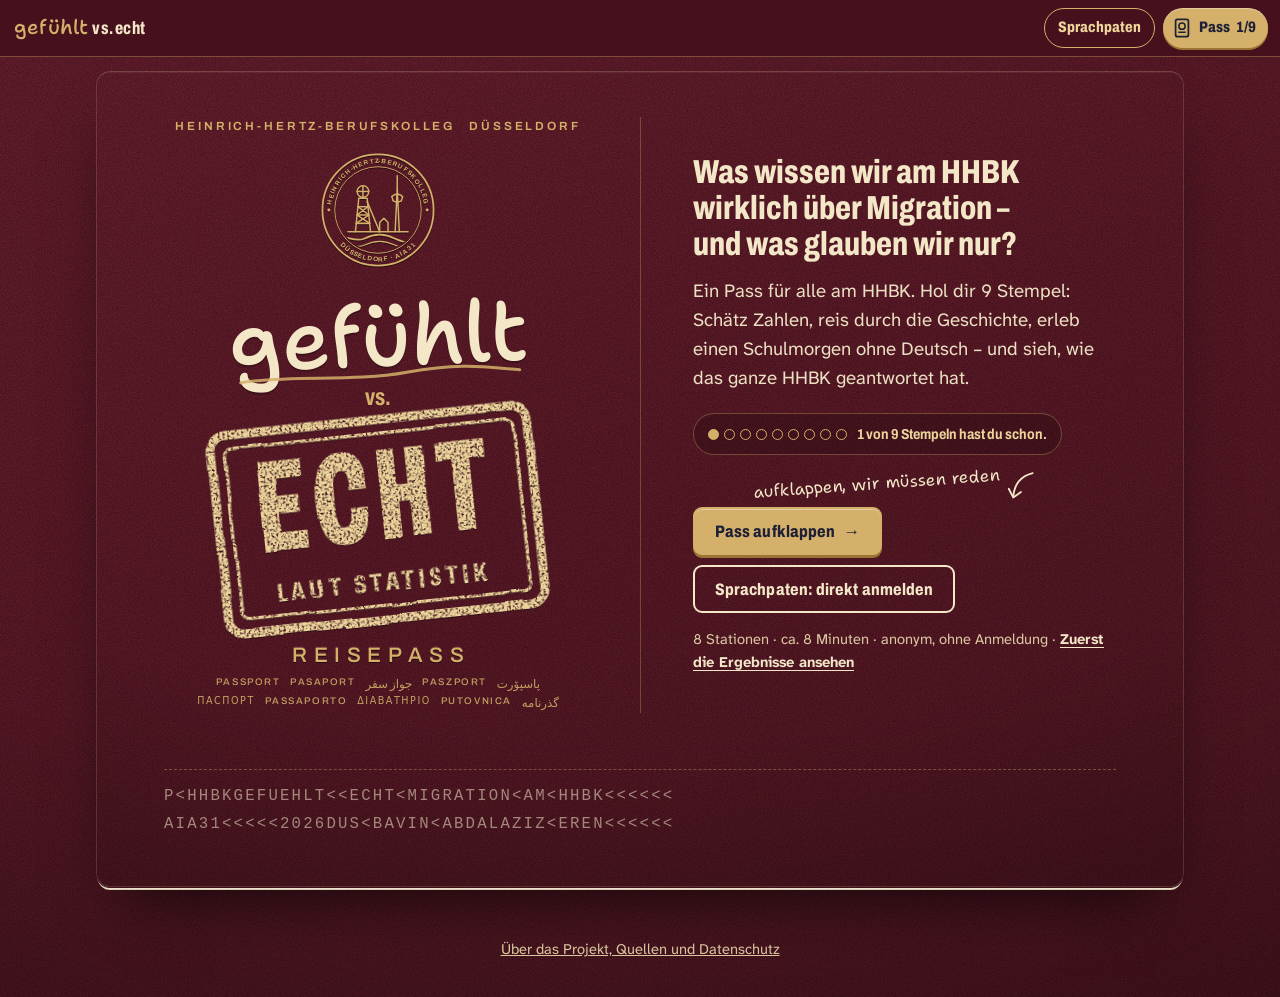
<file: index.html>
<!doctype html>
<html lang="de">
<head>
  <meta charset="utf-8">
  <meta name="viewport" content="width=device-width, initial-scale=1, viewport-fit=cover">
  <title>Gefühlt vs. echt – Migration am HHBK</title>
  <meta name="description" content="Was wissen wir am HHBK wirklich über Migration – und was glauben wir nur? Hol dir 9 Stempel: schätzen, vergleichen, mitreden. Und: das Sprachpaten-Netz am HHBK. Ein Schulprojekt der AIA31 am Heinrich-Hertz-Berufskolleg Düsseldorf.">
  <meta name="theme-color" content="#4f1421">
  <link rel="manifest" href="manifest.webmanifest">
  <link rel="icon" href="img/favicon-48.png" type="image/png" sizes="48x48">
  <link rel="icon" href="img/icon-192.png" type="image/png" sizes="192x192">
  <link rel="apple-touch-icon" href="img/apple-touch-icon.png">
  <meta name="apple-mobile-web-app-capable" content="yes">
  <meta name="apple-mobile-web-app-title" content="Gefühlt vs. echt">
  <meta property="og:type" content="website">
  <meta property="og:title" content="Gefühlt vs. echt – Migration am HHBK">
  <meta property="og:description" content="Hol dir 9 Stempel und sieh, wie weit Gefühl und Statistik beim Thema Migration auseinanderliegen. Ein Projekt der AIA31.">
  <meta property="og:url" content="https://migration-hhbk.github.io/Gef-hlt-vs.-echt---Migration-am-HHBK/">
  <meta property="og:image" content="https://migration-hhbk.github.io/Gef-hlt-vs.-echt---Migration-am-HHBK/img/og.png">
  <meta property="og:locale" content="de_DE">
  <meta name="twitter:card" content="summary_large_image">
  <link rel="preload" href="fonts/archivo-var.woff2" as="font" type="font/woff2" crossorigin>
  <link rel="preload" href="fonts/atkinson-next-var.woff2" as="font" type="font/woff2" crossorigin>
  <link rel="preload" href="fonts/shantell-var.woff2" as="font" type="font/woff2" crossorigin>
  <link rel="stylesheet" href="css/style.css">
  <noscript><style>.page[hidden]{display:block!important}.js-only{display:none!important}.stepper .step{display:block!important}</style></noscript>
</head>
<body>
  <a class="skip" href="#main">Zum Inhalt springen</a>

  <!-- Gemeinsame SVG-Filter: Stempelfarbe und Bleistiftstrich -->
  <svg class="defs" width="0" height="0" aria-hidden="true" focusable="false">
    <defs>
      <filter id="ink" x="-6%" y="-10%" width="112%" height="120%" color-interpolation-filters="sRGB">
        <feTurbulence type="fractalNoise" baseFrequency="0.85" numOctaves="2" seed="4" result="noise"/>
        <feColorMatrix in="noise" type="matrix" values="0 0 0 0 0  0 0 0 0 0  0 0 0 0 0  0 0 0 -4.2 3.05" result="speckle"/>
        <feComposite in="SourceGraphic" in2="speckle" operator="in" result="inked"/>
        <feTurbulence type="fractalNoise" baseFrequency="0.035" numOctaves="1" seed="11" result="warp"/>
        <feDisplacementMap in="inked" in2="warp" scale="2.4" xChannelSelector="R" yChannelSelector="G"/>
      </filter>
      <filter id="graphite" x="-5%" y="-20%" width="110%" height="140%">
        <feTurbulence type="fractalNoise" baseFrequency="1.4" numOctaves="1" seed="2" result="n"/>
        <feColorMatrix in="n" type="matrix" values="0 0 0 0 0  0 0 0 0 0  0 0 0 0 0  0 0 0 -2.2 1.9" result="grain"/>
        <feComposite in="SourceGraphic" in2="grain" operator="in"/>
      </filter>
    </defs>
  </svg>

  <header class="bar">
    <a class="bar__brand" href="#/start" aria-label="Gefühlt vs. echt, zum Deckblatt"><span class="hand">gefühlt</span><span class="bar__vs"> vs. echt</span></a>
    <nav class="bar__nav js-only" aria-label="Schnellzugriff">
      <a class="bar__sp" id="bar-sp" href="#/sprachpaten">Sprachpaten</a>
      <a class="bar__pass" id="bar-pass" href="#/pass" aria-label="Mein Pass">
        <svg viewBox="0 0 24 24" aria-hidden="true" focusable="false"><rect x="5" y="2.5" width="14" height="19" rx="2.2" fill="none" stroke="currentColor" stroke-width="1.9"/><circle cx="12" cy="10" r="3.4" fill="none" stroke="currentColor" stroke-width="1.7"/><path d="M8.6 16.6h6.8" stroke="currentColor" stroke-width="1.7" stroke-linecap="round"/></svg>
        <span class="bar__label">Pass</span>
        <span class="bar__count" id="bar-count">1/9</span>
      </a>
    </nav>
  </header>

  <main id="main">

    <!-- ===================== Deckblatt: der Passeinband ===================== -->
    <section class="page page--cover" id="start" aria-labelledby="t-start">
      <div class="cover__front">
      <p class="cover__school"><span>Heinrich-Hertz-Berufskolleg</span><span>Düsseldorf</span></p>

      <div class="cover__emblem" aria-hidden="true">
        <svg class="emblem" viewBox="0 0 120 120" focusable="false">
          <defs>
            <path id="em-oben" d="M60 107.5 a47.5 47.5 0 1 1 0 -95 a47.5 47.5 0 1 1 0 95" fill="none"/>
            <path id="em-unten" d="M7.5 60 a52.5 52.5 0 0 0 105 0" fill="none"/>
            <clipPath id="em-clip"><circle cx="60" cy="60" r="49.5"/></clipPath>
          </defs>
          <circle cx="60" cy="60" r="56.5" fill="none" stroke="currentColor" stroke-width="1.8"/>
          <circle cx="60" cy="60" r="44" fill="none" stroke="currentColor" stroke-width=".9"/>
          <text font-size="6.4" fill="currentColor" text-anchor="middle"><textPath href="#em-oben" startOffset="50%">HEINRICH-HERTZ-BERUFSKOLLEG</textPath></text>
          <text font-size="6.6" fill="currentColor" text-anchor="middle"><textPath href="#em-unten" startOffset="50%">DÜSSELDORF · AIA31</textPath></text>
          <circle cx="10" cy="60" r="1.5" fill="currentColor"/><circle cx="110" cy="60" r="1.5" fill="currentColor"/>
          <g transform="translate(60 60) scale(0.85) translate(-60 -60)">
            <g fill="none" stroke="currentColor" stroke-width="1.8" stroke-linejoin="round" stroke-linecap="round">
              <path d="M33 86 L37 46 L47 46 L51 86"/>
              <path d="M36 56 L48 56 M35 66 L49 66 M34 76 L50 76"/>
              <path d="M36 56 L49 66 M48 56 L35 66 M35 66 L50 76 M49 66 L34 76"/>
              <path d="M47 50 L62 86"/>
              <circle cx="42" cy="38" r="7"/>
              <path d="M42 31 L42 45 M35 38 L49 38"/>
              <path d="M62 86 L62 75 L67 70 L72 75 L72 86"/>
              <path d="M80.5 86 L83 34 L85.5 86"/>
              <path d="M76.5 44 Q83 38 89.5 44 L88 49 Q83 52 78 49 Z"/>
              <path d="M83 34 L83 19"/>
              <path d="M24 86 L96 86"/>
            </g>
            <g fill="none" stroke="currentColor" clip-path="url(#em-clip)" stroke-linecap="round">
              <path d="M8 94 C 20 88, 32 100, 44 94 S 68 88, 80 94 S 104 100, 116 94" stroke-width="2"/>
              <path d="M8 102 C 20 96, 32 108, 44 102 S 68 96, 80 102 S 104 108, 116 102" stroke-width="1.3"/>
            </g>
          </g>
        </svg>
      </div>

      <h1 id="t-start" class="headline" tabindex="-1">
        <span class="sr-only">Gefühlt vs. echt</span>
        <span class="headline__felt" aria-hidden="true">gefühlt<svg class="scribble" viewBox="0 0 300 24" preserveAspectRatio="none"><path d="M4 15 C 60 7, 120 21, 178 11 S 262 9, 296 14" /></svg></span>
        <span class="headline__vs" aria-hidden="true">vs.</span>
        <span class="headline__real" aria-hidden="true" id="hero-stamp"></span>
      </h1>
      <p class="cover__kind" aria-hidden="true">Reisepass</p>
      <p class="cover__langs" aria-hidden="true"><span>PASSPORT</span><span>PASAPORT</span><span dir="rtl" lang="ar">جواز سفر</span><span>PASZPORT</span><span dir="rtl" lang="ckb">پاسپۆرت</span><span lang="uk">ПАСПОРТ</span><span>PASSAPORTO</span><span lang="el">ΔΙΑΒΑΤΗΡΙΟ</span><span>PUTOVNICA</span><span dir="rtl" lang="fa">گذرنامه</span></p>
      </div>

      <div class="cover__inside">
      <p class="leitfrage">Was wissen wir am HHBK wirklich über Migration – und was glauben wir nur?</p>

      <div class="cover__progress js-only">
        <span class="dots" id="cover-dots" aria-hidden="true"></span>
        <p id="cover-progress-text">1 von 9 Stempeln hast du schon.</p>
      </div>

      <p class="cover__hand" id="cover-hand" aria-hidden="true">aufklappen, wir müssen reden<svg viewBox="0 0 30 30"><path d="M27 3 C 16 5, 8 12, 6 25" fill="none" stroke="currentColor" stroke-width="1.8" stroke-linecap="round"/><path d="M2 17 L6 26 L14 21" fill="none" stroke="currentColor" stroke-width="1.8" stroke-linecap="round" stroke-linejoin="round"/></svg></p>
      <div class="actions">
        <a class="btn btn--gold" href="#/du" id="cover-go"><span id="cover-go-text">Pass aufklappen</span> <span class="arrow" aria-hidden="true">→</span></a>
        <a class="btn btn--cream" href="#/sprachpaten">Sprachpaten: direkt anmelden</a>
      </div>
      <p class="cover__intro">Ein Pass für alle am HHBK. Hol dir 9 Stempel: Schätz Zahlen, reis durch die Geschichte, erleb einen Schulmorgen ohne Deutsch – und sieh, wie das ganze HHBK geantwortet hat.</p>
      <p class="cover__meta">8 Stationen · ca. 8 Minuten · anonym, ohne Anmeldung · <a href="#/ergebnisse">Zuerst die Ergebnisse ansehen</a></p>
      <p class="cover__proof" id="cover-proof" hidden></p>
      </div>

      <div class="mrz" aria-hidden="true"><span>P&lt;HHBKGEFUEHLT&lt;&lt;ECHT&lt;MIGRATION&lt;AM&lt;HHBK&lt;&lt;&lt;&lt;&lt;&lt;</span><span>AIA31&lt;&lt;&lt;&lt;&lt;2026DUS&lt;BAVIN&lt;ABDALAZIZ&lt;EREN&lt;&lt;&lt;&lt;&lt;&lt;</span></div>
    </section>

    <!-- ===================== 1 Kurz zu dir ===================== -->
    <section class="page" id="du" aria-labelledby="t-du" hidden>
      <h1 id="t-du" class="title" tabindex="-1">Kurz zu dir</h1>
      <p class="lead">Vier kurze Fragen, eine nach der anderen. So sehen wir, wie unterschiedlich das HHBK das Thema erlebt. Wir speichern nur deine Antworten, nie deinen Namen.</p>

      <form id="form-du" class="form stepper" novalidate>
        <div class="stepper__head js-only" aria-hidden="true"><span class="stepper__count">Frage 1 von 4</span><span class="stepper__bar"><span></span></span></div>

        <fieldset class="field step">
          <legend>Hat deine Familie eine Einwanderungsgeschichte?</legend>
          <div class="options" data-radio="herkunft"></div>
        </fieldset>

        <fieldset class="field step">
          <legend>Welche Sprachen sprichst du – auch wenn es nur ein bisschen ist?</legend>
          <div class="chips" data-langs="sprachen"></div>
          <button type="button" class="linkbtn" data-more-langs aria-expanded="false">Mehr Sprachen zeigen</button>
          <label class="textfield">
            <span>Eine andere Sprache</span>
            <input type="text" name="sprachen_andere" maxlength="40" autocomplete="off" spellcheck="false">
          </label>
        </fieldset>

        <fieldset class="field step">
          <legend>Wie gut fühlst du dich am HHBK akzeptiert – egal, woher du oder deine Familie kommt?</legend>
          <div class="kreuz" data-kreuz="akzeptanz" data-low="gar nicht" data-high="voll und ganz"></div>
        </fieldset>

        <fieldset class="field step">
          <legend>Wie gut kennst du dich mit dem Thema Migration aus?</legend>
          <div class="kreuz" data-kreuz="wissen_vorher" data-low="kaum" data-high="sehr gut"></div>
        </fieldset>

        <div class="formnav">
          <button type="button" class="btn btn--quiet js-only" data-step-back hidden>Zurück</button>
          <button type="button" class="btn btn--primary js-only" data-step-next>Weiter</button>
          <button type="submit" class="btn btn--primary" data-step-submit>Speichern und weiter</button>
          <a class="btn btn--quiet" href="#/schaetzen" data-skip>Station überspringen</a>
        </div>
      </form>
    </section>

    <!-- ===================== 2 Schätz mal ===================== -->
    <section class="page" id="schaetzen" aria-labelledby="t-schaetzen" hidden>
      <h1 id="t-schaetzen" class="title" tabindex="-1">Schätz mal</h1>
      <p class="lead">Sechs Fragen, sechs Zahlen. Schätz aus dem Bauch – danach kommt der Stempel mit dem echten Wert. Am Ende bekommst du dein Bauchgefühl-Profil.</p>
      <div id="quiz" class="quiz"></div>
      <noscript><p>Für das Schätzspiel braucht dein Browser JavaScript.</p></noscript>
    </section>

    <!-- ===================== 3 Zeitreise ===================== -->
    <section class="page" id="zeitreise" aria-labelledby="t-zeitreise" hidden>
      <h1 id="t-zeitreise" class="title" tabindex="-1">Zeitreise: Migration ist nicht neu</h1>
      <p class="lead">Migration ist nicht neu – auch Deutsche sind massenhaft ausgewandert. Tipp ein Jahr an und reise in zwei Minuten durch 200 Jahre. Zu jeder Station gibt es einen Begriff aus unserem GL-Unterricht, einfach erklärt.</p>
      <div class="discover js-only" id="tl-progress" aria-live="polite"></div>

      <ol class="timeline">
        <li class="stop" data-terms="soziale_schliessung">
          <details>
            <summary><span class="stop__year">bis 1800</span><span class="stop__title">Zünfte: Du kommst hier nicht rein</span></summary>
            <div class="stop__body">
              <p>Wer Bäcker, Metzger oder Weber werden wollte, musste in eine Zunft – so etwas wie ein strenger Club für Handwerker. Rein kam nur, wer die „richtige“ Herkunft und einen guten Ruf hatte. Alle anderen blieben draußen.</p>
              <p class="concept"><strong>Aus dem Unterricht:</strong> soziale Schließung – eine Gruppe macht die Tür zu, um ihre Vorteile zu behalten.</p>
              <p class="source">Quelle: Unterrichtsmaterial Zunftwesen (Zunftordnung der Metzger)</p>
            </div>
          </details>
        </li>
        <li class="stop" data-terms="push_pull">
          <details>
            <summary><span class="stop__year">1835–1900</span><span class="stop__title">Damals waren wir die Auswanderer</span></summary>
            <div class="stop__body">
              <p>Rund 4,8 Millionen Menschen verlassen Deutschland, die meisten Richtung Amerika. Der Grund: Hunger, Armut, Missernten. Drüben hoffen sie auf Land und Arbeit.</p>
              <p class="concept"><strong>Aus dem Unterricht:</strong> Push- und Pull-Faktoren – Armut drückt weg (Push), Arbeit zieht an (Pull).</p>
              <p class="source">Quelle: Unterrichtsmaterial M1 „Deutschland – Entwicklung 1871–1918“</p>
            </div>
          </details>
        </li>
        <li class="stop" data-terms="binnenwanderung">
          <details>
            <summary><span class="stop__year">1860–1910</span><span class="stop__title">Alle wollen in die Stadt</span></summary>
            <div class="stop__body">
              <p>Die Fabriken brauchen Leute. Etwa 1,7 Millionen Menschen ziehen von 1860 bis 1900 aus dem Osten Preußens in den Westen. Düsseldorf wächst von 80.695 Menschen (1875) auf 358.728 (1910) – mehr als viermal so groß.</p>
              <p class="concept"><strong>Aus dem Unterricht:</strong> Binnenwanderung (Umzug im eigenen Land) und Urbanisierung (die Städte wachsen). Aus dem Agrarland wird ein Industrieland.</p>
              <p class="source">Quelle: Unterrichtsmaterial M1 und M2.3 „Bevölkerungsentwicklung der zehn größten Städte“</p>
            </div>
          </details>
        </li>
        <li class="stop" data-terms="volksgemeinschaft sanktionen">
          <details>
            <summary><span class="stop__year">1933–1945</span><span class="stop__title">Die Nazis bestimmen, wer dazugehört</span></summary>
            <div class="stop__body">
              <p>Die Nationalsozialisten erfinden die „Volksgemeinschaft“. Jüdinnen und Juden, Sinti und Roma und viele andere werden entrechtet, verfolgt und ermordet – weil sie angeblich nicht dazugehören. Millionen Menschen werden zur Zwangsarbeit verschleppt. In Hitlerjugend und BDM lernen Jugendliche: gehorchen statt nachdenken.</p>
              <p class="concept"><strong>Aus dem Unterricht:</strong> Volksgemeinschaft und Führerprinzip. Dazu Konformität: Wer mitmacht, wird belohnt, wer nicht mitmacht, bestraft (positive und negative Sanktionen).</p>
              <p class="source">Quelle: Unterrichtsmaterial Führerprinzip/Volksgemeinschaft, M11 „Organisation der Jugend im NS-Staat“</p>
            </div>
          </details>
        </li>
        <li class="stop" data-terms="pluralismus">
          <details>
            <summary><span class="stop__year">1949</span><span class="stop__title">Das Grundgesetz sagt: nie wieder</span></summary>
            <div class="stop__body">
              <p>Nach dem Krieg kommt eine klare Regel ins Grundgesetz – als Lehre aus der NS-Zeit:</p>
              <blockquote class="law-quote"><p>„Niemand darf wegen seines Geschlechtes, seiner Abstammung, seiner Rasse, seiner Sprache, seiner Heimat und Herkunft, seines Glaubens, seiner religiösen oder politischen Anschauungen benachteiligt oder bevorzugt werden.“</p><footer>Grundgesetz, Artikel 3 Absatz 3</footer></blockquote>
              <p><strong>Heißt einfach:</strong> Niemand darf schlechter oder besser behandelt werden, nur weil er woanders herkommt, anders glaubt oder eine andere Sprache spricht.</p>
              <p class="concept"><strong>Aus dem Unterricht:</strong> Pluralismus – viele Meinungen und Lebensweisen dürfen nebeneinander bestehen. Schulen sollen seitdem kritisches Denken fördern.</p>
              <p class="source">Quelle: Grundgesetz; Unterrichtsmaterial Klausurvorbereitung</p>
            </div>
          </details>
        </li>
        <li class="stop stop--board" data-terms="demografie push_pull">
          <details>
            <summary><span class="stop__year">1955–1968</span><span class="stop__title">Deutschland sucht Arbeitskräfte</span></summary>
            <div class="stop__body">
              <p>Die Wirtschaft boomt, es fehlen Leute. Deutschland holt Arbeitskräfte aus acht Ländern – eigentlich nur für ein paar Jahre. Doch viele bleiben. Allein aus der Türkei kommen bis 1973 rund 870.000 Menschen, etwa eine halbe Million geht später zurück.</p>
              <table class="board">
                <caption>Anwerbeabkommen der Bundesrepublik</caption>
                <thead><tr><th scope="col">Jahr</th><th scope="col">Land</th></tr></thead>
                <tbody>
                  <tr><td>1955</td><td>Italien</td></tr>
                  <tr><td>1960</td><td>Spanien, Griechenland</td></tr>
                  <tr><td>1961</td><td>Türkei</td></tr>
                  <tr><td>1963</td><td>Marokko</td></tr>
                  <tr><td>1964</td><td>Portugal</td></tr>
                  <tr><td>1965</td><td>Tunesien</td></tr>
                  <tr><td>1968</td><td>Jugoslawien</td></tr>
                </tbody>
              </table>
              <blockquote class="hand-quote"><p>„Man hat Arbeitskräfte gerufen, und es kommen Menschen.“</p><footer>Max Frisch, 1965. Er schrieb das über die Schweiz – der Satz wird bis heute auch für Deutschland zitiert.</footer></blockquote>
              <p class="concept"><strong>Aus dem Unterricht:</strong> Pull-Faktoren und demografischer Wandel – Arbeitskräfte fehlen damals wie heute.</p>
              <p class="source">Quelle: bpb, Lexikon „Gastarbeiter“ und Dossier „1961: Anwerbeabkommen mit der Türkei“</p>
            </div>
          </details>
        </li>
        <li class="stop">
          <details>
            <summary><span class="stop__year">1973</span><span class="stop__title">Aus Gästen werden Nachbarn</span></summary>
            <div class="stop__body">
              <p>Die Ölkrise stoppt die Anwerbung. Viele bleiben und holen ihre Familien nach. Aus „Gastarbeitern“ werden Nachbarinnen, Kollegen und Eltern von Schulkindern – vielleicht auch eure Großeltern.</p>
              <p class="source">Quelle: bpb, Lexikon „Gastarbeiter“</p>
            </div>
          </details>
        </li>
        <li class="stop" data-terms="integration">
          <details>
            <summary><span class="stop__year">2005</span><span class="stop__title">Endlich ein Plan für Integration</span></summary>
            <div class="stop__body">
              <p>Mit dem Zuwanderungsgesetz gibt es zum ersten Mal in ganz Deutschland Integrationskurse: Deutsch lernen und erfahren, wie das Land funktioniert.</p>
              <p class="concept"><strong>Aus dem Unterricht:</strong> Integration – dazugehören und mitmachen können. Das klappt nur, wenn sich beide Seiten bewegen.</p>
              <p class="source">Quelle: Zuwanderungsgesetz (in Kraft seit 1. Januar 2005); Arbeitsblatt „Migration – ein ewiges Streitthema?“</p>
            </div>
          </details>
        </li>
        <li class="stop">
          <details>
            <summary><span class="stop__year">2010</span><span class="stop__title">Ein Satz wird zum Dauerstreit</span></summary>
            <div class="stop__body">
              <p>Bundespräsident Christian Wulff sagt: „Der Islam gehört inzwischen auch zu Deutschland.“ Seitdem wird darüber gestritten. Beide Seiten findest du auf Seite 5.</p>
              <p><a class="inline-link" href="#/streitfrage">Zur Streitfrage</a></p>
            </div>
          </details>
        </li>
        <li class="stop" data-terms="triggerpunkte">
          <details>
            <summary><span class="stop__year">2015/16</span><span class="stop__title">Viele Menschen suchen Schutz</span></summary>
            <div class="stop__body">
              <p>Hunderttausende fliehen nach Deutschland, viele vor dem Krieg in Syrien. Die Debatte wird lauter. Der Soziologe Steffen Mau zeigt aber: Insgesamt sind die Einstellungen zu Migration danach nicht nach rechts gerückt. Laut wird es vor allem an „Triggerpunkten“ – da kochen die Gefühle hoch.</p>
              <p class="concept"><strong>Aus dem Unterricht:</strong> Triggerpunkte – ein Satz, und plötzlich regen sich alle auf.</p>
              <p class="source">Quelle: Unterrichtsmaterial „Gespaltene Gesellschaft“ (Interview mit Steffen Mau)</p>
            </div>
          </details>
        </li>
        <li class="stop">
          <details>
            <summary><span class="stop__year">2024–2025</span><span class="stop__title">So viele Einbürgerungen wie nie</span></summary>
            <div class="stop__body">
              <p>Seit Juni 2024 kann man nach fünf statt acht Jahren Deutsche oder Deutscher werden – und den alten Pass behalten. 2025 werden 332.500 Menschen eingebürgert: Rekord. Die extra schnelle Einbürgerung nach drei Jahren schafft der Bundestag im Oktober 2025 wieder ab.</p>
              <p class="source">Quelle: Destatis, Pressemitteilung Nr. 186 vom 3. Juni 2026; Bundestagsbeschluss vom 8. Oktober 2025</p>
            </div>
          </details>
        </li>
        <li class="stop">
          <details>
            <summary><span class="stop__year">heute</span><span class="stop__title">Neuer Fluchtgrund: das Klima</span></summary>
            <div class="stop__body">
              <p>Der Meeresspiegel steigt. Auf Inselstaaten wie Kiribati verlieren Menschen ihr Zuhause. Einen eigenen rechtlichen Schutz als „Klimaflüchtling“ gibt es bisher nicht.</p>
              <p class="concept"><strong>Aus dem Unterricht:</strong> internationale Verantwortung – reiche Länder haften für Staaten, die den Klimawandel kaum verursacht haben.</p>
              <p class="source">Quelle: Unterrichtsmaterial „Kiribati – ein Vorbote unserer Klimazukunft?“</p>
            </div>
          </details>
        </li>
        <li class="stop stop--now">
          <details>
            <summary><span class="stop__year">jetzt</span><span class="stop__title">Am HHBK</span></summary>
            <div class="stop__body">
              <p>In NRW-Klassen hat fast jede zweite Person eine Zuwanderungsgeschichte (44,6 %). An Berufskollegs wie dem HHBK ist es mehr als jede dritte (37,6 %). Wie es bei uns aussieht, zeigt Seite 8.</p>
              <p class="source">Quelle: IT.NRW, Schuljahr 2025/26</p>
            </div>
          </details>
        </li>
      </ol>

      <aside class="margin-note">
        <p class="hand">Migration ist nicht neu. Neu ist nur, wie wir heute damit umgehen. Und aus unserer Geschichte folgt: niemanden pauschal ausgrenzen.</p>
      </aside>
    </section>

    <!-- ===================== 4 Ein Morgen ohne Deutsch ===================== -->
    <section class="page" id="morgen" aria-labelledby="t-morgen" hidden>
      <h1 id="t-morgen" class="title" tabindex="-1">Ein Morgen ohne Deutsch</h1>
      <p class="lead">Du bist neu am HHBK. Du sprichst drei Sprachen – nur Deutsch noch kaum. Stell ein, wie gut dein Deutsch ist, und sieh, was du verstehst.</p>
      <p class="disclaimer">Fiktive Geschichte, angelehnt an typische Situationen beim Schulstart in einer neuen Sprache.</p>

      <div class="level js-only" id="level">
        <label for="level-input" class="level__label">Dein Deutsch: <span class="level__value" id="level-value">A1</span></label>
        <input type="range" id="level-input" min="0" max="4" step="1" value="0" aria-describedby="level-name key-meter-text">
        <div class="level__ticks" aria-hidden="true"><span>A1</span><span>A2</span><span>B1</span><span>B2</span><span>C1</span></div>
        <p class="level__name" id="level-name"></p>
        <div class="meter">
          <p class="meter__text" id="key-meter-text">Schlüsselwörter verstanden: <b id="key-meter-n">0 von 0</b></p>
          <div class="meter__bar" aria-hidden="true"><div class="meter__fill" id="key-meter-fill"></div></div>
        </div>
      </div>

      <div id="moments" class="moments"></div>

      <div id="morgen-after" class="after" hidden>
        <h2>Derselbe Morgen – mit Sprachpatin</h2>
        <p>Stell dir vor, am Abend vorher kommt eine Nachricht: „Hey, ich bin deine Sprachpatin. Morgen 7:45 Uhr am Haupteingang?“ Sie ist aus einer höheren Klasse und spricht deine Sprache und Deutsch. Sie bringt dich zu B 2.07. Nach der Stunde erklärt sie dir per Sprachnachricht, was „sonstige Mitarbeit“ bedeutet. Und in der Pause nimmt sie dich mit in die Mensa. Genau das schlagen wir vor.</p>
        <figure class="voice" data-voice="1"></figure>

        <div class="cta-card">
          <p class="kicker">Du könntest diese Person sein</p>
          <h3>Sprichst du Deutsch und eine weitere Sprache?</h3>
          <p>Dann kannst du genau so einen Morgen leichter machen. Die Anmeldung dauert eine Minute.</p>
          <div class="actions">
            <a class="btn btn--gold" href="#/sprachpaten?r=helfen">Sprachpatin oder -pate werden</a>
            <a class="btn btn--cream" href="#/loesung">Erst die Idee ansehen</a>
          </div>
        </div>

        <form id="form-barrieren" class="form form--inline" novalidate>
          <fieldset class="field">
            <legend>Kennst du solche Momente vom HHBK? Wo hast du hier schon Hürden erlebt?</legend>
            <p class="field__hint">Mehrere Antworten möglich. Gilt für alle – egal, ob du Deutsch als erste Sprache sprichst.</p>
            <div class="options" data-check="barrieren"></div>
          </fieldset>
          <button type="submit" class="btn btn--line">Antwort speichern</button>
          <p class="saved-note" role="status" aria-live="polite"></p>
        </form>
      </div>
    </section>

    <!-- ===================== 5 Streitfrage ===================== -->
    <section class="page" id="streitfrage" aria-labelledby="t-streitfrage" hidden>
      <h1 id="t-streitfrage" class="title" tabindex="-1">Streitfrage: Gehört der Islam zu Deutschland?</h1>
      <p class="lead">Ein Satz – und schon wird gestritten. Seit 2010 fragt sich Deutschland: Gehört der Islam dazu? Solche Themen nennt man Triggerpunkte: Da kochen die Gefühle sofort hoch. Hier hörst du beide Seiten. Was du denkst, entscheidest du selbst.</p>

      <div class="debate">
        <article class="side">
          <blockquote class="claim">
            <p>„Der Islam gehört inzwischen auch zu Deutschland.“</p>
            <footer>Christian Wulff, Bundespräsident, 3. Oktober 2010. Ähnlich sah es Kanzlerin Angela Merkel (2015 und 2018).</footer>
          </blockquote>
          <h2>Das sagt diese Seite</h2>
          <ul class="args">
            <li>Hier leben rund 5,5 Millionen Musliminnen und Muslime. Fast die Hälfte hat einen deutschen Pass, viele sind hier geboren.</li>
            <li>Laut Grundgesetz darf jeder glauben, was er will (Artikel 4). Und niemand darf wegen seines Glaubens benachteiligt werden (Artikel 3).</li>
            <li>Menschen und ihren Glauben kann man nicht trennen. Wer sagt: „Die Muslime gehören dazu, ihr Glaube aber nicht“, widerspricht sich. So sieht es zum Beispiel der Kirchenrechtler Hans Michael Heinig.</li>
          </ul>
        </article>
        <article class="side">
          <blockquote class="claim">
            <p>„Der Islam gehört nicht zu Deutschland.“</p>
            <footer>Grundsatzprogramm der AfD (2016). Ähnlich sah es Innenminister Horst Seehofer (CSU) 2018.</footer>
          </blockquote>
          <h2>Das sagt diese Seite</h2>
          <ul class="args">
            <li>Seehofer sagte 2018: Deutschland sei in Geschichte und Kultur vom Christentum und Judentum geprägt – nicht vom Islam.</li>
            <li>Die AfD befürchtet: Der gelebte Islam könnte mit unserem Grundgesetz, unseren Gesetzen oder einer deutschen „Leitkultur“ zusammenstoßen.</li>
            <li>Wichtig: Gemeint ist die Religion, nicht die Menschen. Seehofer sagte auch: Die Muslime, die hier leben, gehören „selbstverständlich“ zu Deutschland.</li>
          </ul>
        </article>
      </div>

      <aside class="law">
        <h2>Was das Grundgesetz sagt</h2>
        <blockquote class="law-quote"><p>„Die Freiheit des Glaubens, des Gewissens und die Freiheit des religiösen und weltanschaulichen Bekenntnisses sind unverletzlich. Die ungestörte Religionsausübung wird gewährleistet.“</p><footer>Artikel 4 Absatz 1 und 2</footer></blockquote>
        <p><strong>Heißt einfach:</strong> Jeder darf glauben, was er will – oder gar nichts. Und jeder darf seinen Glauben ungestört leben.</p>
        <p>Aber: Gegen Extremismus, Gewalt und Hass auf die Demokratie muss der Staat vorgehen – egal, von wem sie kommen.</p>
      </aside>

      <p class="kernfrage">Die eigentliche Frage ist größer: Wie können alle dazugehören? Mit ihrem Glauben, mit Regeln für alle – und ohne dass jemand ausgegrenzt wird.</p>
      <p class="fineprint">Gut zu wissen: Migration und Islam sind nicht dasselbe. Nicht alle, die zugewandert sind, sind Muslime – und viele Muslime sind hier geboren.</p>

      <form id="form-streit" class="form" novalidate>
        <fieldset class="field">
          <legend>Und du? Gehört der Islam zu Deutschland?</legend>
          <div class="options options--scale" data-radio="streitfrage"></div>
        </fieldset>
        <button type="submit" class="btn btn--primary">Abstimmen</button>
      </form>
      <div id="streit-result" class="result-block" aria-live="polite"></div>
    </section>

    <!-- ===================== 6 Chancen, Probleme, Verantwortung ===================== -->
    <section class="page" id="abwaegen" aria-labelledby="t-abwaegen" hidden>
      <h1 id="t-abwaegen" class="title" tabindex="-1">Chancen, Probleme, Verantwortung</h1>
      <p class="lead">Migration ist nicht nur gut und nicht nur schlecht. Wer mitreden will, sollte beide Seiten kennen – und fragen: Wer kann was tun?</p>

      <section class="sortgame js-only" aria-labelledby="t-sort">
        <h2 id="t-sort">Chance, Problem – oder beides?</h2>
        <p>Sechs Fakten: Chance, Problem – oder beides? Es gibt kein Richtig oder Falsch. Danach siehst du, wie wir es sehen und warum.</p>
        <div id="sort"></div>
      </section>

      <h2 class="weigh__title" id="weigh-title" tabindex="-1">Alle drei Blickwinkel</h2>
      <div class="tabs js-only" role="tablist" aria-label="Blickwinkel">
        <button role="tab" id="tab-chancen" aria-controls="panel-chancen" aria-selected="true">Chancen</button>
        <button role="tab" id="tab-probleme" aria-controls="panel-probleme" aria-selected="false" tabindex="-1">Probleme</button>
        <button role="tab" id="tab-verantwortung" aria-controls="panel-verantwortung" aria-selected="false" tabindex="-1">Verantwortung</button>
      </div>

      <div class="weigh">
        <section class="panel panel--chance is-active" id="panel-chancen" role="tabpanel" aria-labelledby="tab-chancen">
          <h2 class="panel__title"><span class="ink-label ink-label--chance">Chancen</span></h2>
          <article class="item" data-term-view="demografie">
            <h3>Junge Leute für eine alternde Gesellschaft</h3>
            <p>Ohne Zuwanderung gibt es bis 2040 rund 10 % weniger Arbeitskräfte. Menschen mit Einwanderungsgeschichte sind im Schnitt neun Jahre jünger als der Rest. Sie arbeiten also noch, wenn andere schon in Rente gehen.</p>
            <p class="concept"><strong>Unterricht:</strong> demografischer Wandel</p>
            <p class="source">Bertelsmann Stiftung/IAB 2024; Destatis 2026</p>
          </article>
          <article class="item">
            <h3>Pflege, die ohne Zuwanderung nicht liefe</h3>
            <p>Jede fünfte Pflegekraft hat einen ausländischen Pass. Seit 2022 wächst die Pflege nur noch durch Beschäftigte aus dem Ausland. Wer pflegt später deine Oma?</p>
            <p class="source">Bundesagentur für Arbeit 2026</p>
          </article>
          <article class="item" data-term-view="bildungsungleichheit">
            <h3>Mut zum Bildungsaufstieg</h3>
            <p>Wer in ein neues Land zieht, geht ein Risiko ein. Diesen Mut haben viele Eltern auch bei der Schule: Sie trauen ihren Kindern oft besonders viel zu.</p>
            <p class="concept"><strong>Unterricht:</strong> Bildungsungleichheit (Aladin El-Mafaalani)</p>
          </article>
          <article class="item" data-term-view="solidaritaet">
            <h3>Unterschiede halten zusammen</h3>
            <p>Die Pflegerin, der Bäcker, die Programmiererin: Alle können etwas, das die anderen brauchen. Gerade weil wir verschieden sind, halten wir zusammen.</p>
            <p class="concept"><strong>Unterricht:</strong> organische Solidarität (Émile Durkheim)</p>
          </article>
          <article class="item">
            <h3>Viele Sprachen an einer Schule</h3>
            <p data-live="sprachen">Mehrere Sprachen zu sprechen ist ein echter Vorteil in Ausbildung und Beruf. Wie viele Sprachen am HHBK gesprochen werden, zählen wir in der Umfrage.</p>
          </article>
        </section>

        <section class="panel panel--problem" id="panel-probleme" role="tabpanel" aria-labelledby="tab-probleme">
          <h2 class="panel__title"><span class="ink-label ink-label--problem">Probleme</span></h2>
          <article class="item" data-term-view="kapital">
            <h3>Abschlüsse, die nicht zählen</h3>
            <p>Du warst im Ausland Pflegerin oder Ingenieur? Dann muss dein Abschluss hier erst anerkannt werden. Bis dahin arbeiten viele als Hilfskraft, obwohl sie mehr können. Ihr Wissen verliert an der Grenze seinen Wert.</p>
            <p class="concept"><strong>Unterricht:</strong> Kapitalsorten (Pierre Bourdieu)</p>
            <p class="source">bpb-Kurzdossier Pflege; Arbeitsblatt Migration</p>
          </article>
          <article class="item">
            <h3>Sprache als Hürde</h3>
            <p data-live="barriere-sprache">Wer die Sprache noch nicht kann, kommt in Schule und Ausbildung schnell nicht mehr mit. Nicht, weil er weniger kann.</p>
          </article>
          <article class="item" data-term-view="soziale_schliessung sanktionen">
            <h3>Diskriminierung und Ausgrenzung</h3>
            <p>Vorurteile, Nachteile bei der Wohnungs- oder Jobsuche, blöde Sprüche im Alltag: Das alles sind negative Sanktionen. Sie bremsen Integration aus.</p>
            <p class="concept"><strong>Unterricht:</strong> soziale Schließung, Sanktionen</p>
          </article>
          <article class="item">
            <h3>Überlastete Orte</h3>
            <p>Zu wenig Wohnungen, zu wenig Lehrkräfte, lange Wartezeiten bei Ämtern: Dann fühlen sich viele allein gelassen. Der Streit dreht sich dann oft gar nicht nur um Migration, sondern um Gerechtigkeit.</p>
            <p class="source">Arbeitsblatt „Migration – ein ewiges Streitthema?“</p>
          </article>
          <article class="item" data-term-view="triggerpunkte sozialisation">
            <h3>Gefühl schlägt Fakten</h3>
            <p>Den Anteil der Muslime schätzen Menschen in Deutschland mehr als dreimal so hoch, wie er ist. Wer falsche Zahlen im Kopf hat, streitet eigentlich über ein anderes Land.</p>
            <p class="concept"><strong>Unterricht:</strong> Triggerpunkte (Steffen Mau), Medien als Sozialisationsinstanz</p>
            <p class="source">Ipsos 2018; BAMF 2021</p>
          </article>
        </section>

        <section class="panel panel--duty" id="panel-verantwortung" role="tabpanel" aria-labelledby="tab-verantwortung">
          <h2 class="panel__title"><span class="ink-label ink-label--duty">Verantwortung</span></h2>
          <article class="item">
            <h3>Wer neu ist</h3>
            <p>Deutsch lernen, die Regeln und Gesetze respektieren, Angebote nutzen.</p>
          </article>
          <article class="item">
            <h3>Staat und Politik</h3>
            <p>Faire Chancen schaffen: Abschlüsse schneller anerkennen, Sprachkurse sichern, genug Geld und Personal für Schulen und Städte.</p>
          </article>
          <article class="item" data-term-view="habitus">
            <h3>Unsere Schule</h3>
            <p>Begegnung organisieren. Von allein bleiben Gruppen meistens unter sich – deshalb braucht es Angebote wie unser Sprachpaten-Netz.</p>
            <p class="concept"><strong>Unterricht:</strong> Habitus („gleich und gleich gesellt sich gern“)</p>
          </article>
          <article class="item" data-term-view="integration">
            <h3>Wir alle</h3>
            <p>Niemanden in eine Schublade stecken, nachfragen statt urteilen, Zahlen checken. Integration klappt nur, wenn sich beide Seiten bewegen.</p>
            <p class="concept"><strong>Unterricht:</strong> historische Verantwortung, Grundgesetz Artikel 3</p>
          </article>
        </section>
      </div>
    </section>

    <!-- ===================== 7 Lösung: Sprachpaten ===================== -->
    <section class="page" id="loesung" aria-labelledby="t-loesung" hidden>
      <h1 id="t-loesung" class="title" tabindex="-1">Unsere Lösung: das Sprachpaten-Netz am HHBK</h1>
      <p class="lead">Wer neu ist und wenig Deutsch spricht, bekommt eine Sprachpatin oder einen Sprachpaten. Das ist jemand aus einer höheren Klasse, der die eigene Sprache und Deutsch spricht. Kein Termin, kein Raum: Ihr schreibt euch, wenn Fragen auftauchen, und trefft euch in der Pause. So entsteht ein Netz quer durchs HHBK.</p>

      <div class="proposal">
        <section>
          <h2>Warum gerade das?</h2>
          <ul class="reasons">
            <li data-term-view="kontakthypothese"><strong>Kontakt baut Vorurteile ab</strong> – wenn man sich auf Augenhöhe trifft und ein gemeinsames Ziel hat. Das sagt die Kontakthypothese des Psychologen Gordon Allport (1954).</li>
            <li data-term-view="habitus"><strong>Von allein mischt sich wenig.</strong> In der Mensa sitzen meistens die zusammen, die sich ähnlich sind. Begegnung muss man organisieren.</li>
            <li data-term-view="kapital"><strong>Eine Patenschaft ist soziales Kapital.</strong> Wer jemanden kennt, findet sich schneller zurecht – vom Raumplan bis zur sonstigen Mitarbeit.</li>
            <li><strong>Chat und Pause statt Termin.</strong> Hilfe kommt dann, wenn die Frage auftaucht – per Nachricht oder Sprachnachricht, auch in der eigenen Sprache. Die gemeinsame Pause macht aus Kontakt echte Begegnung.</li>
            <li class="reasons__data" data-survey="beleg"></li>
            <li data-live="loesung-daten" hidden></li>
          </ul>
        </section>

        <section>
          <h2>So läuft es ab</h2>
          <ol class="steps">
            <li><strong>Anmelden.</strong> Auf unserer Sprachpaten-Seite: als Patin oder Pate oder als jemand, der Unterstützung möchte.</li>
            <li><strong>Zusammenbringen.</strong> Die SV und eine Ansprechperson im Kollegium bilden Paare nach Sprachen und Klassen.</li>
            <li><strong>Kennenlernen und Kontakt tauschen.</strong> Ein kurzes Treffen in der Pause, zum Beispiel in der Mensa. Danach tauscht ihr Kontakte aus – WhatsApp, Instagram oder Nummer, ganz wie ihr wollt.</li>
            <li><strong>Helfen, wenn es brennt.</strong> Fragen per Chat oder Sprachnachricht, zusammen in die Pause. Für jede Sprache gibt es zusätzlich eine Gruppe, die die SV betreut. Wer angekommen ist, kann selbst Patin oder Pate werden – so wächst das Netz.</li>
            <li><strong>Auswerten.</strong> Nach acht Wochen stellen wir dieselbe Akzeptanz-Frage wie in dieser App. So sehen wir, ob die Neuen besser angekommen sind. <span data-survey="basis"></span></li>
          </ol>
        </section>

        <section>
          <h2>Was wir dafür brauchen</h2>
          <p>Die SV, eine Lehrkraft als Ansprechperson und ein paar Freiwillige für die Sprach-Gruppen. Einen festen Raum brauchen wir nicht. Kosten: keine.</p>
        </section>
      </div>

      <div class="cta-card">
        <p class="kicker">Mitmachen</p>
        <h2>Anmelden dauert eine Minute</h2>
        <p>Auf unserer eigenen Sprachpaten-Seite – für beide Seiten: wer helfen will und wer Unterstützung möchte.</p>
        <div class="actions">
          <a class="btn btn--gold" href="#/sprachpaten?r=helfen" data-cta-loesung>Ich will helfen</a>
          <a class="btn btn--cream" href="#/sprachpaten?r=suchen" data-cta-loesung>Ich brauche Unterstützung</a>
        </div>
      </div>
    </section>

    <!-- ===================== 8 Ergebnisse ===================== -->
    <section class="page" id="ergebnisse" aria-labelledby="t-ergebnisse" hidden>
      <h1 id="t-ergebnisse" class="title" tabindex="-1">Was das HHBK denkt</h1>

      <form id="form-nachher" class="form nachher" novalidate>
        <p class="lead">Zwei letzte Fragen, dann siehst du alle Ergebnisse – und holst dir den Stempel für diese Station.</p>
        <fieldset class="field">
          <legend>Wie gut kennst du dich jetzt mit dem Thema Migration aus?</legend>
          <div class="kreuz" data-kreuz="wissen_nachher" data-low="kaum" data-high="sehr gut"></div>
        </fieldset>
        <fieldset class="field">
          <legend>Hat der Rundgang deine Sicht verändert?</legend>
          <div class="options options--inline" data-radio="sicht"></div>
        </fieldset>
        <p class="form-error" role="alert"></p>
        <div class="formnav">
          <button type="submit" class="btn btn--primary">Abschicken und Ergebnisse ansehen</button>
          <button type="button" class="btn btn--quiet" data-skip-nachher>Nur Ergebnisse ansehen</button>
        </div>
      </form>

      <section class="survey" id="survey" aria-labelledby="t-survey">
        <p class="kicker">Unsere Umfrage</p>
        <h2 id="t-survey" class="survey__title">27 Stimmen aus dem HHBK</h2>
        <p class="survey__meta" id="survey-meta"></p>
        <div id="survey-body"></div>
        <noscript><p>Die Auswertung unserer Umfrage braucht JavaScript.</p></noscript>
      </section>

      <h2 class="results__title">Live aus dieser App</h2>
      <div id="results" class="results" aria-live="polite"></div>

      <div class="cta-card">
        <p class="kicker">Und jetzt?</p>
        <h2>Mach aus Zahlen etwas, das hilft</h2>
        <p>Werde Sprachpatin oder Sprachpate – oder hol dir Unterstützung, wenn du neu bist. Und teil den Link, damit mehr vom HHBK mitmachen.</p>
        <div class="actions">
          <a class="btn btn--gold" href="#/sprachpaten">Zu den Sprachpaten</a>
          <button type="button" class="btn btn--cream js-only" data-share>Link teilen</button>
        </div>
      </div>
    </section>

    <!-- ===================== Mein Pass ===================== -->
    <section class="page page--pass" id="pass" aria-labelledby="t-pass" hidden>
      <p class="visa"><span class="visa__no">Visa · Stempel · Cachets</span></p>
      <h1 id="t-pass" class="title" tabindex="-1">Mein Pass</h1>
      <p class="lead" id="pass-lead"></p>

      <div class="stampcard-wrap">
        <div class="stampcard-wrap__head"><h2>Stempelkarte</h2><p id="pass-count"></p></div>
        <ol class="stampcard" id="stampcard"></ol>
      </div>
      <p class="passcard__status" id="pass-status"></p>
      <div class="actions" id="pass-actions"></div>

      <h2>Dein Bauchgefühl</h2>
      <div id="pass-gut"></div>

      <h2>Sprachpaten</h2>
      <div id="pass-sp"></div>

      <h2 id="t-terms">Deine Fachbegriffe <span class="count" id="terms-count"></span></h2>
      <p class="muted">Jeder Begriff kommt aus unserem GL-Unterricht. Du sammelst ihn, wenn er dir im Rundgang begegnet.</p>
      <ul class="terms" id="terms" aria-labelledby="t-terms"></ul>

      <h2>Teilen</h2>
      <p>Wie weit liegen deine Freundinnen und Freunde daneben? Schick ihnen den Link – anonym, ohne Anmeldung.</p>
      <div class="actions"><button type="button" class="btn btn--line js-only" data-share>Link teilen</button><a class="btn btn--quiet" href="#/projekt">Über das Projekt</a></div>
      <noscript><p>Der Pass braucht JavaScript, weil er deine Stempel nur in deinem Browser speichert.</p></noscript>
    </section>

    <!-- ===================== Sprachpaten (eigene Seite, keine Station) ===================== -->
    <section class="page" id="sprachpaten" aria-labelledby="t-sp" hidden>
      <div class="sp-hero">
        <p class="kicker">Unsere nachhaltige Lösung</p>
        <h1 id="t-sp" class="title" tabindex="-1">Das Sprachpaten-Netz am HHBK</h1>
        <p class="lead">Neu am HHBK und noch wenig Deutsch? Oder du sprichst Deutsch und eine weitere Sprache? Wir bringen euch zusammen. Ihr tauscht Kontakte aus und helft euch per Chat und in der Pause – ohne festen Termin. So entsteht ein Netz quer durchs HHBK.</p>
        <div class="welcome" role="group" aria-label="Willkommen in vielen Sprachen">
          <div class="welcome__track" id="welcome-track"></div>
        </div>
      </div>

      <div class="roles">
        <a class="role role--helfen" href="#/sprachpaten?r=helfen" data-role="helfen">
          <svg class="role__icon" viewBox="0 0 48 48" aria-hidden="true" focusable="false"><path d="M5 9h21a4 4 0 0 1 4 4v9a4 4 0 0 1-4 4H15l-6 5v-5H5a4 4 0 0 1-4-4v-9a4 4 0 0 1 4-4z" fill="#fff" stroke="currentColor" stroke-width="2.2" stroke-linejoin="round"/><path d="M34 17h9a4 4 0 0 1 4 4v9a4 4 0 0 1-4 4h-3v5l-6-5h-8a4 4 0 0 1-4-4v-1" fill="none" stroke="currentColor" stroke-width="2.2" stroke-linejoin="round"/><path d="M8 15.5h14M8 20h9" stroke="currentColor" stroke-width="2" stroke-linecap="round"/></svg>
          <span class="role__kicker">Ich will helfen</span>
          <span class="role__title">Sprachpatin oder Sprachpate werden</span>
          <span class="role__text">Du sprichst Deutsch und mindestens eine weitere Sprache? Sei für jemanden Neues da – per Chat, Sprachnachricht und in der Pause. Du übst Erklären und Verantwortung – das kannst du auch in Bewerbungen nennen.</span>
          <span class="role__cta">Als Patin oder Pate anmelden <span aria-hidden="true">→</span></span>
        </a>
        <a class="role role--suchen" href="#/sprachpaten?r=suchen" data-role="suchen">
          <svg class="role__icon" viewBox="0 0 48 48" aria-hidden="true" focusable="false"><circle cx="24" cy="24" r="19" fill="#fff" stroke="currentColor" stroke-width="2.2"/><path d="M24 9v4M24 35v4M9 24h4M35 24h4" stroke="currentColor" stroke-width="2" stroke-linecap="round"/><path d="M30.5 17.5 L26.5 26.5 L17.5 30.5 L21.5 21.5 Z" fill="currentColor"/><circle cx="24" cy="24" r="2" fill="#fff"/></svg>
          <span class="role__kicker">Ich bin neu</span>
          <span class="role__title">Unterstützung bekommen</span>
          <span class="role__text">Jemand, der deine Sprache spricht, hilft dir per Chat. Wo ist welcher Raum? Was heißt „sonstige Mitarbeit“? Und wo ist die Mensa?</span>
          <span class="role__cta">Unterstützung anfragen <span aria-hidden="true">→</span></span>
        </a>
      </div>
      <p class="sp-proof" id="sp-proof">Das Netz entsteht gerade – sei unter den Ersten.</p>

      <div class="signup" id="sp-signup">
        <form id="form-pate" class="form signup__form stepper" novalidate>
          <h2 id="sp-form-title" tabindex="-1">Anmelden – dauert eine Minute</h2>
          <div class="stepper__head js-only" aria-hidden="true"><span class="stepper__count">Schritt 1 von 3</span><span class="stepper__bar"><span></span></span></div>

          <div class="step">
            <fieldset class="field">
              <legend>Ich möchte …</legend>
              <div class="options">
                <label class="option"><input type="radio" name="rolle" value="helfen"><span class="box" aria-hidden="true"></span><span>Sprachpatin oder Sprachpate werden</span></label>
                <label class="option"><input type="radio" name="rolle" value="suchen"><span class="box" aria-hidden="true"></span><span>Unterstützung bekommen</span></label>
              </div>
            </fieldset>
            <div class="field field--row">
              <label class="textfield"><span>Vorname</span><input type="text" name="vorname" maxlength="30" autocomplete="given-name" required></label>
              <label class="textfield textfield--short"><span>Klasse</span><input type="text" name="klasse" maxlength="12" autocomplete="off" placeholder="z. B. AIA31" required></label>
            </div>
          </div>

          <fieldset class="field step">
            <legend>Welche Sprachen sprichst du?</legend>
            <p class="field__hint">Alle, die du im Alltag nutzt – auch Deutsch. So finden wir die passende Person für dich.</p>
            <div class="chips" data-langs="pate_sprachen"></div>
            <button type="button" class="linkbtn" data-more-langs aria-expanded="false">Mehr Sprachen zeigen</button>
          </fieldset>

          <div class="step">
            <div class="hp" aria-hidden="true"><label>Website<input type="text" name="website" tabindex="-1" autocomplete="off"></label></div>
            <label class="option option--check"><input type="checkbox" name="einwilligung"><span class="box" aria-hidden="true"></span><span>Ich bin einverstanden, dass die Projektgruppe meinen Vornamen, meine Klasse und meine Sprachen speichert, um mich für das Sprachpaten-Netz anzusprechen. Ich kann das jederzeit per E-Mail an <span class="nowrap" data-contact>migration.hhbk@gmail.com</span> widerrufen.</span></label>
            <label class="option option--check"><input type="checkbox" name="alter"><span class="box" aria-hidden="true"></span><span>Ich bin mindestens 16 Jahre alt oder meine Eltern sind einverstanden.</span></label>
          </div>

          <p class="form-error" role="alert"></p>
          <div class="formnav">
            <button type="button" class="btn btn--quiet js-only" data-step-back hidden>Zurück</button>
            <button type="button" class="btn btn--primary js-only" data-step-next>Weiter</button>
            <button type="submit" class="btn btn--primary" data-step-submit>Anmelden</button>
          </div>
          <p class="fineprint">Unser Vorschlag an Schulleitung und SV. Die Anmeldungen nutzen wir erst, wenn das Netz startet.</p>
        </form>

        <div class="ausweis-wrap">
          <div class="ausweis" id="ausweis" aria-hidden="true">
            <div class="ausweis__head">
              <span>Sprachpaten-Netz HHBK</span>
              <span class="ausweis__role" id="ausweis-role">Patin oder Pate</span>
            </div>
            <div class="ausweis__body">
              <div class="ausweis__photo"><svg viewBox="0 0 60 72"><circle cx="30" cy="26" r="13"/><path d="M6 70c2-14 12-22 24-22s22 8 24 22"/></svg></div>
              <dl class="ausweis__data">
                <div><dt>Vorname</dt><dd class="hand" id="ausweis-name">…</dd></div>
                <div><dt>Klasse</dt><dd class="hand" id="ausweis-klasse">…</dd></div>
                <div><dt>Spricht</dt><dd class="hand" id="ausweis-sprachen">…</dd></div>
              </dl>
            </div>
            <div class="ausweis__foot"><span>Schuljahr 2026/27</span></div>
            <div class="ausweis__stamp" id="ausweis-stamp"></div>
          </div>
          <p class="ausweis__note" id="ausweis-note">Dein Ausweis füllt sich, während du tippst.</p>
        </div>
      </div>

      <h2>So läuft es ab</h2>
      <ol class="how">
        <li><strong>Anmelden</strong>Hier, in einer Minute – als Patin, Pate oder als neue Schülerin, neuer Schüler.</li>
        <li><strong>Match</strong>Die SV und eine Ansprechperson im Kollegium bringen euch zusammen – nach Sprache und Klasse.</li>
        <li><strong>Kontakt tauschen</strong>Kurz in der Pause kennenlernen, dann Kontakte tauschen: WhatsApp, Instagram oder Nummer – wie ihr wollt.</li>
        <li><strong>Netz nutzen</strong>Fragen per Chat oder Sprachnachricht, zusammen in die Mensa. Für jede Sprache gibt es eine Gruppe, die die SV betreut.</li>
        <li><strong>Weitergeben</strong>Wer angekommen ist, wird selbst Patin oder Pate. So wächst das Netz mit jedem neuen Jahrgang.</li>
        <li><strong>Auswerten</strong>Nach acht Wochen fragen wir: Wie akzeptiert fühlen sich die Neuen jetzt? Das vergleichen wir mit dem Wert aus unserer Umfrage.</li>
      </ol>

      <h2>Warum das wirkt</h2>
      <ul class="reasons">
        <li data-term-view="kontakthypothese"><strong>Kontakt baut Vorurteile ab</strong> – auf Augenhöhe und mit einem gemeinsamen Ziel. Das ist die Kontakthypothese von Gordon Allport (1954).</li>
        <li data-term-view="habitus"><strong>Von allein mischt sich wenig.</strong> „Gleich und gleich gesellt sich gern“ – Begegnung muss man organisieren.</li>
        <li data-term-view="kapital"><strong>Eine Patenschaft ist soziales Kapital.</strong> Wer jemanden kennt, findet sich schneller zurecht.</li>
        <li class="reasons__data" data-survey="beleg"></li>
        <li data-live="sp-daten" hidden></li>
      </ul>
      <figure class="voice" data-voice="0"></figure>

      <h2>Häufige Fragen</h2>
      <div class="faq">
        <details><summary>Muss ich perfekt Deutsch können, um zu helfen?</summary><p>Nein. Du solltest den Schulalltag auf Deutsch gut erklären können und eine weitere Sprache sprechen – das reicht.</p></details>
        <details><summary>Wie viel Zeit kostet das?</summary><p>Es gibt keinen festen Termin. Ihr lernt euch kurz in der Pause kennen. Danach schreibt ihr euch, wenn Fragen auftauchen. Oft reichen ein paar Minuten pro Woche.</p></details>
        <details><summary>Muss ich meine Nummer rausgeben?</summary><p>Nein. Ihr entscheidet selbst, ob und wie ihr Kontakte tauscht: WhatsApp, Instagram oder nur in der Schule. Wer seine Nummer nicht teilen will, nimmt Instagram. Wir speichern weder Nummern noch Insta-Namen.</p></details>
        <details><summary>Was, wenn es nicht passt oder sich jemand danebenbenimmt?</summary><p>Sag der SV oder der Ansprechperson im Kollegium Bescheid. Du kannst den Kontakt jederzeit beenden und bekommst auf Wunsch eine andere Patin oder einen anderen Paten.</p></details>
        <details><summary>Was kostet das?</summary><p>Nichts. Gebraucht werden nur die SV, eine Ansprechperson im Kollegium und ein paar Freiwillige für die Sprach-Gruppen.</p></details>
        <details><summary>Wann geht es los?</summary><p>Das Sprachpaten-Netz ist unser Vorschlag an Schulleitung und SV. Sobald es startet, melden wir uns über deine Klasse.</p></details>
        <details><summary>Was passiert mit meinen Daten?</summary><p>Wir speichern nur Vorname, Klasse und Sprachen – mit deiner Einwilligung – in einer Tabelle des Projektkontos. Telefonnummern oder Insta-Namen speichern wir nicht. Löschen oder Fragen: <span class="nowrap" data-contact>migration.hhbk@gmail.com</span>.</p></details>
        <details><summary>Meine Sprache steht nicht in der Liste.</summary><p>Tipp auf „Mehr Sprachen zeigen“ – dort stehen 30 Sprachen. Fehlt deine trotzdem, wähl die übrigen aus und schreib uns kurz eine E-Mail.</p></details>
      </div>

      <div class="cta-card">
        <p class="kicker">Lieber erst mal schauen?</p>
        <h2>Mach den Rundgang</h2>
        <p>8 Stationen, ca. 8 Minuten: Schätz Zahlen, erleb einen Schulmorgen ohne Deutsch und sieh, warum wir genau dieses Netz vorschlagen.</p>
        <div class="actions"><a class="btn btn--gold" href="#/du" id="sp-tour">Rundgang starten</a></div>
      </div>
    </section>

    <!-- ===================== Über das Projekt ===================== -->
    <section class="page" id="projekt" aria-labelledby="t-projekt" hidden>
      <h1 id="t-projekt" class="title" tabindex="-1">Über das Projekt</h1>
      <p class="lead">Ein Projekt von Bavin, Abdalaziz und Eren aus der Klasse AIA31 am Heinrich-Hertz-Berufskolleg Düsseldorf, entstanden im Fach Gesellschaftslehre mit Geschichte.</p>

      <h2>Was soll das HHBK nach unserem Projekt besser wissen, verstehen oder diskutieren können?</h2>
      <dl class="answers">
        <div><dt>Besser wissen</dt><dd>Echte Zahlen statt Bauchgefühl – und wie weit beides am HHBK auseinanderliegt.</dd></div>
        <div><dt>Besser verstehen</dt><dd>Wie sich ein Schulstart in einer fremden Sprache anfühlt und was ihn leichter macht.</dd></div>
        <div><dt>Anders diskutieren</dt><dd>Eine Streitfrage mit beiden Seiten und dem Grundgesetz, statt mit Schlagworten.</dd></div>
      </dl>

      <h2>So erfüllt das Projekt die Kriterien</h2>
      <div class="table-scroll">
        <table class="criteria">
          <thead><tr><th scope="col">Kriterium</th><th scope="col">Unsere Umsetzung</th></tr></thead>
          <tbody>
            <tr><th scope="row">Klarer Schwerpunkt</th><td>Leitfrage „Was wissen wir am HHBK wirklich über Migration – und was glauben wir nur?“ – steht auf dem Deckblatt und zieht sich durch alle Stationen.</td></tr>
            <tr><th scope="row">Fachlich fundiert, Bezug zum Unterricht</th><td>Offizielle Zahlen mit Quellen (Destatis, Bundesagentur für Arbeit, BAMF, IT.NRW, Stadt Düsseldorf) und 18 Fachbegriffe aus unseren Unterrichtseinheiten, die man im Pass sammelt: Konformität, Normen, Sanktionen, Habitus, Kapitalsorten, organische Solidarität, soziale Schließung, Volksgemeinschaft, Pluralismus, Triggerpunkte, Push- und Pull-Faktoren, demografischer Wandel, Integration und weitere.</td></tr>
            <tr><th scope="row">Bezug zur Schule</th><td>Eigene Umfrage mit 27 Schülerinnen und Schülern des HHBK (Google Forms, November 2026) und eine Live-Umfrage in der App, Szenen aus dem Schulalltag und eine Lösung für unsere Schule mit eigener Anmeldeseite.</td></tr>
            <tr><th scope="row">Nachhaltiger Mehrwert</th><td>Die Sprachpaten-Seite funktioniert auch ohne den Rundgang: Wer helfen will und wer Hilfe sucht, meldet sich direkt an. Das Netz wächst von selbst, weil wer angekommen ist, selbst Patin oder Pate werden kann. Das Programm kann an die SV übergeben werden. Die App bleibt online und sammelt weiter Daten.</td></tr>
            <tr><th scope="row">Erkennbare Zielgruppe</th><td>Schülerinnen, Schüler und Lehrkräfte des HHBK. Die Sprachpaten-Seite spricht zwei Gruppen direkt an: Neue mit wenig Deutsch und mehrsprachige Schülerinnen und Schüler, die helfen wollen.</td></tr>
            <tr><th scope="row">Konkretes Produkt</th><td>Installierbare Web-App mit Stempelpass, Live-Umfrage und Sprachpaten-Anmeldung, ein Flyer im Reisepass-Format mit QR-Code und ein ausgearbeitetes Sprachpaten-Konzept.</td></tr>
            <tr><th scope="row">Chancen, Probleme, Verantwortung</th><td>Eigene Station mit Einordnungsspiel („Chance, Problem oder beides?“) und allen drei Blickwinkeln, dazu eine Streitfrage mit beiden Positionen.</td></tr>
            <tr><th scope="row">Begründete Handlungsempfehlung</th><td>Das Sprachpaten-Netz am HHBK, begründet mit Theorie (Allport, Habitus, Bourdieu) und unserer Umfrage: Die Hälfte nennt Sprache als Barriere, und mehr als die Hälfte aus Gruppe 2 sagt, dass sich ihre Vorurteile nach dem Kontakt verändert haben. Mit eingebauter Erfolgsmessung.</td></tr>
          </tbody>
        </table>
      </div>

      <h2>Wie wir den Erfolg messen</h2>
      <p>Wer mitmacht, schätzt seinen Wissensstand am Anfang und am Ende. Die Differenz zeigt, ob der Rundgang etwas bewirkt. Nach acht Wochen im Sprachpaten-Netz stellen wir die Akzeptanz-Frage erneut. <span data-survey="basis"></span></p>

      <h2>Warum die App wie ein Spiel aufgebaut ist</h2>
      <p>Lange Umfragen bricht man schnell ab. Deshalb nutzen wir Erkenntnisse aus der Psychologie – aber ehrlich:</p>
      <ul class="plain">
        <li><strong>Der erste Stempel ist schon drin.</strong> Wer sieht, dass er schon angefangen hat, macht eher weiter (Endowed-Progress-Effekt).</li>
        <li><strong>Kleine Schritte.</strong> Eine Frage nach der anderen, keine Station dauert länger als zwei Minuten.</li>
        <li><strong>Erst geben, dann fragen.</strong> Du bekommst Zahlen, Begriffe und dein Ergebnis, bevor wir dich um eine Anmeldung bitten – das Prinzip der Gegenseitigkeit nach dem Psychologen Robert Cialdini.</li>
        <li><strong>Echte Zahlen statt Druck.</strong> Wie viele mitmachen, zeigen wir nur, wenn es wirklich stimmt – ab fünf Antworten. Keine erfundenen Zähler, keine künstliche Verknappung, keine vorab gesetzten Häkchen.</li>
        <li><strong>Rücksicht.</strong> Wer auf seinem Gerät „Bewegung reduzieren“ eingestellt hat, sieht keine Animationen.</li>
      </ul>

      <h2>Grenzen unserer Umfrage</h2>
      <ul class="plain">
        <li>Beide Umfragen sind nicht repräsentativ: Es macht mit, wer den Link bekommt und Lust hat. Unsere Google-Forms-Umfrage hat 27 Antworten – das reicht für Tendenzen, nicht für sichere Aussagen über das ganze HHBK.</li>
        <li>Wer die App neu öffnet oder ein anderes Gerät nutzt, kann mehrfach teilnehmen.</li>
        <li>Statistikämter zählen unterschiedlich („Einwanderungsgeschichte“, „Migrationshintergrund“, „Zuwanderungsgeschichte“). Wir nennen bei jeder Zahl die Definition.</li>
      </ul>

      <h2>Datenschutz</h2>
      <p>Die Umfrage ist anonym. Wir speichern keine Namen, E-Mail-Adressen oder IP-Adressen in unserer Tabelle, nur deine Antworten und eine zufällige Nummer, damit Antworten aus derselben Sitzung zusammenbleiben. Gruppen mit weniger als fünf Antworten zeigen wir nicht an. Dein Stempelpass und deine gesammelten Begriffe liegen nur in deinem Browser. Bei der Sprachpaten-Anmeldung speichern wir nur Vorname, Klasse und Sprachen – mit deiner Einwilligung. Telefonnummern oder Instagram-Namen speichern wir nicht – die tauschen die Paare selbst aus. Die Daten liegen in einer Google-Tabelle des Projektkontos. Löschung oder Fragen: <span class="nowrap" data-contact>migration.hhbk@gmail.com</span>. Die Schriften liegen auf unserem eigenen Server, es werden keine Tracker geladen.</p>

      <h2>Teilen</h2>
      <div class="share">
        <img src="img/qr.svg" width="148" height="148" alt="QR-Code zur App: scan.page/pkVd2p">
        <div>
          <p class="share__url">scan.page/pkVd2p</p>
          <button type="button" class="btn btn--line js-only" data-share>Link teilen</button>
          <p class="fineprint">Auf dem Handy kannst du die App über „Zum Startbildschirm hinzufügen“ wie eine normale App installieren. Zu den Sprachpaten geht es jederzeit oben über „Sprachpaten“.</p>
        </div>
      </div>

      <h2>Quellen</h2>
      <ol class="sources" id="sources"></ol>

      <h2>Impressum</h2>
      <p>Schulprojekt von Bavin, Abdalaziz und Eren, Klasse AIA31, Heinrich-Hertz-Berufskolleg Düsseldorf, Schuljahr 2026/27. Kein offizielles Angebot der Schule. Kontakt: <span class="nowrap" data-contact>migration.hhbk@gmail.com</span>.</p>
      <p class="fineprint">Schriften: Archivo, Atkinson Hyperlegible Next und Shantell Sans, alle unter der SIL Open Font License 1.1.</p>

      <div class="mrz" aria-hidden="true"><span>P&lt;HHBKGEFUEHLT&lt;&lt;ECHT&lt;MIGRATION&lt;AM&lt;HHBK&lt;&lt;&lt;&lt;&lt;&lt;</span><span>AIA31&lt;&lt;&lt;&lt;&lt;2026DUS&lt;BAVIN&lt;ABDALAZIZ&lt;EREN&lt;&lt;&lt;&lt;&lt;&lt;</span></div>
    </section>
  </main>

  <footer class="site-foot">
    <a href="#/projekt">Über das Projekt, Quellen und Datenschutz</a>
  </footer>

  <div class="pop" id="pop" aria-hidden="true"></div>
  <div class="confetti" id="confetti" aria-hidden="true"></div>
  <p class="sr-only" id="announce" aria-live="polite"></p>
  <div class="toast" id="toast" role="status" aria-live="polite"></div>

  <script src="js/config.js"></script>
  <script src="js/data.js"></script>
  <script src="js/charts.js"></script>
  <script src="js/app.js"></script>
</body>
</html>
</file>
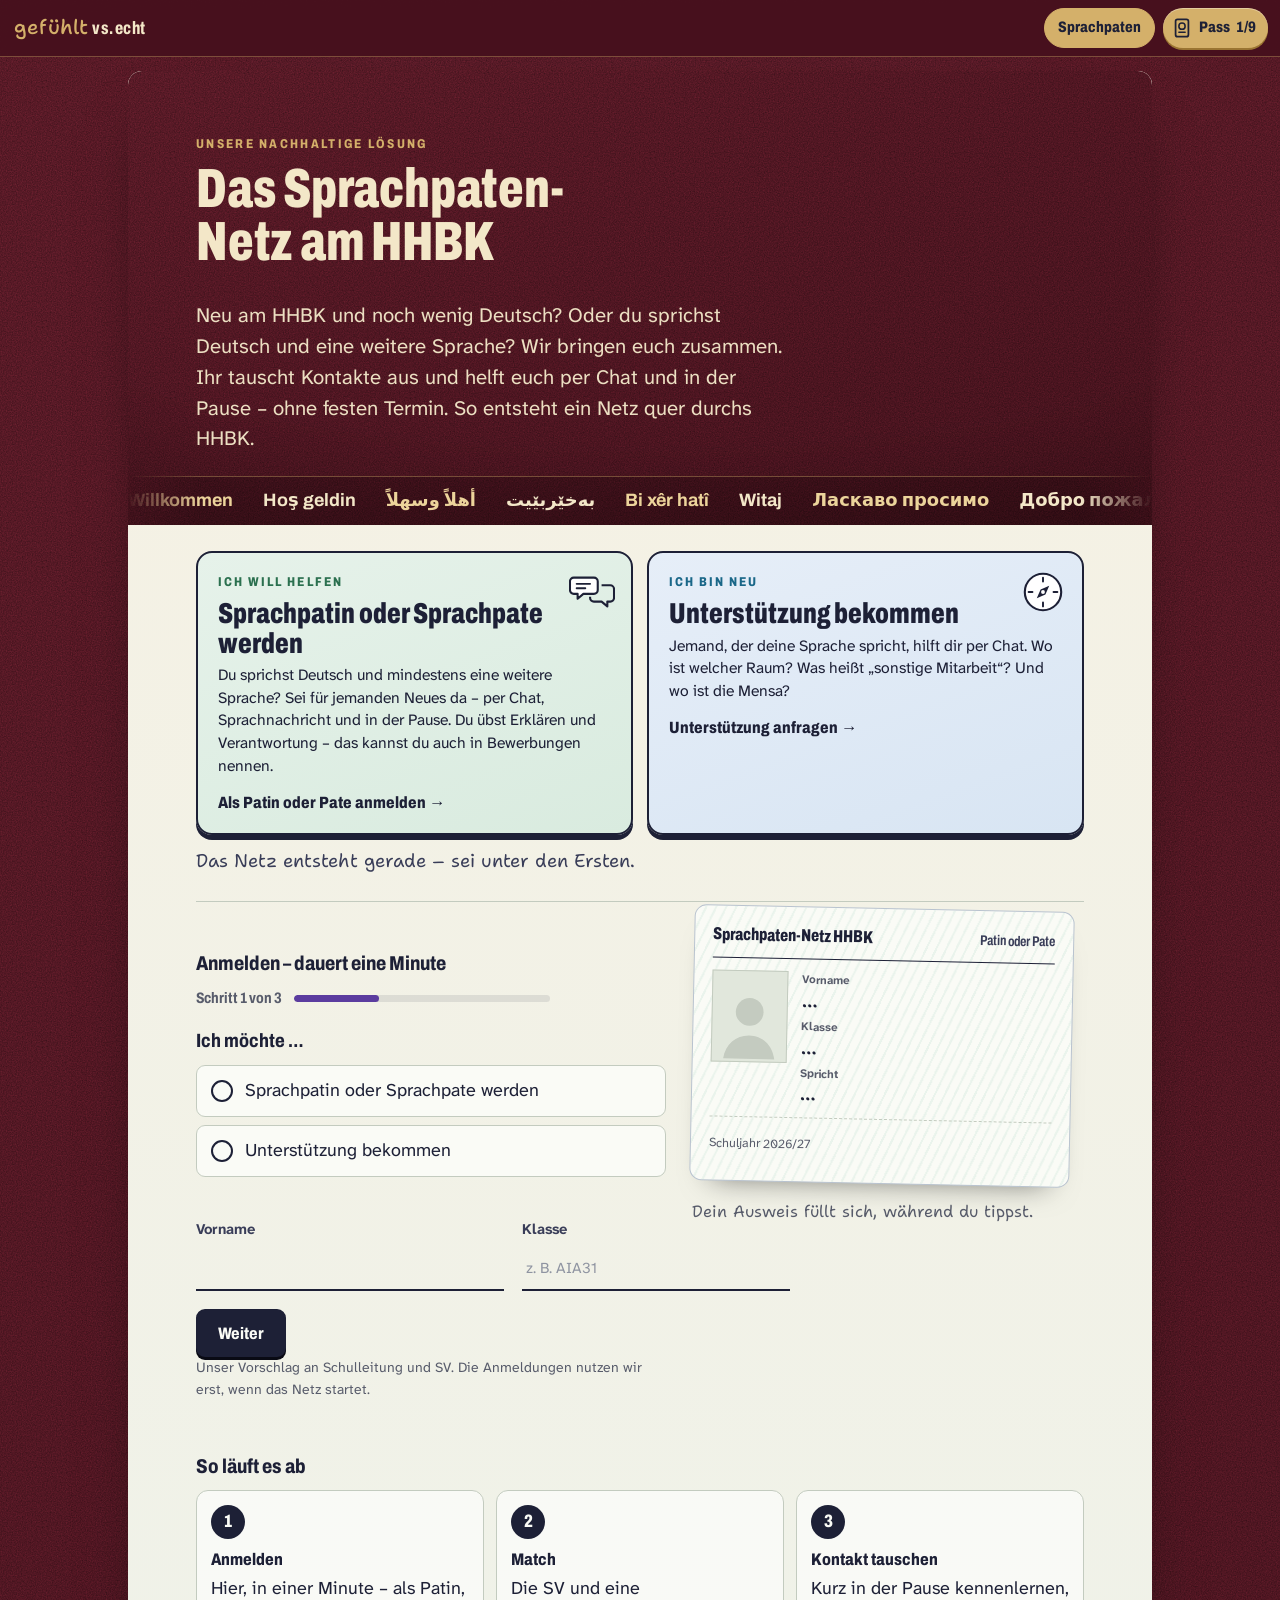
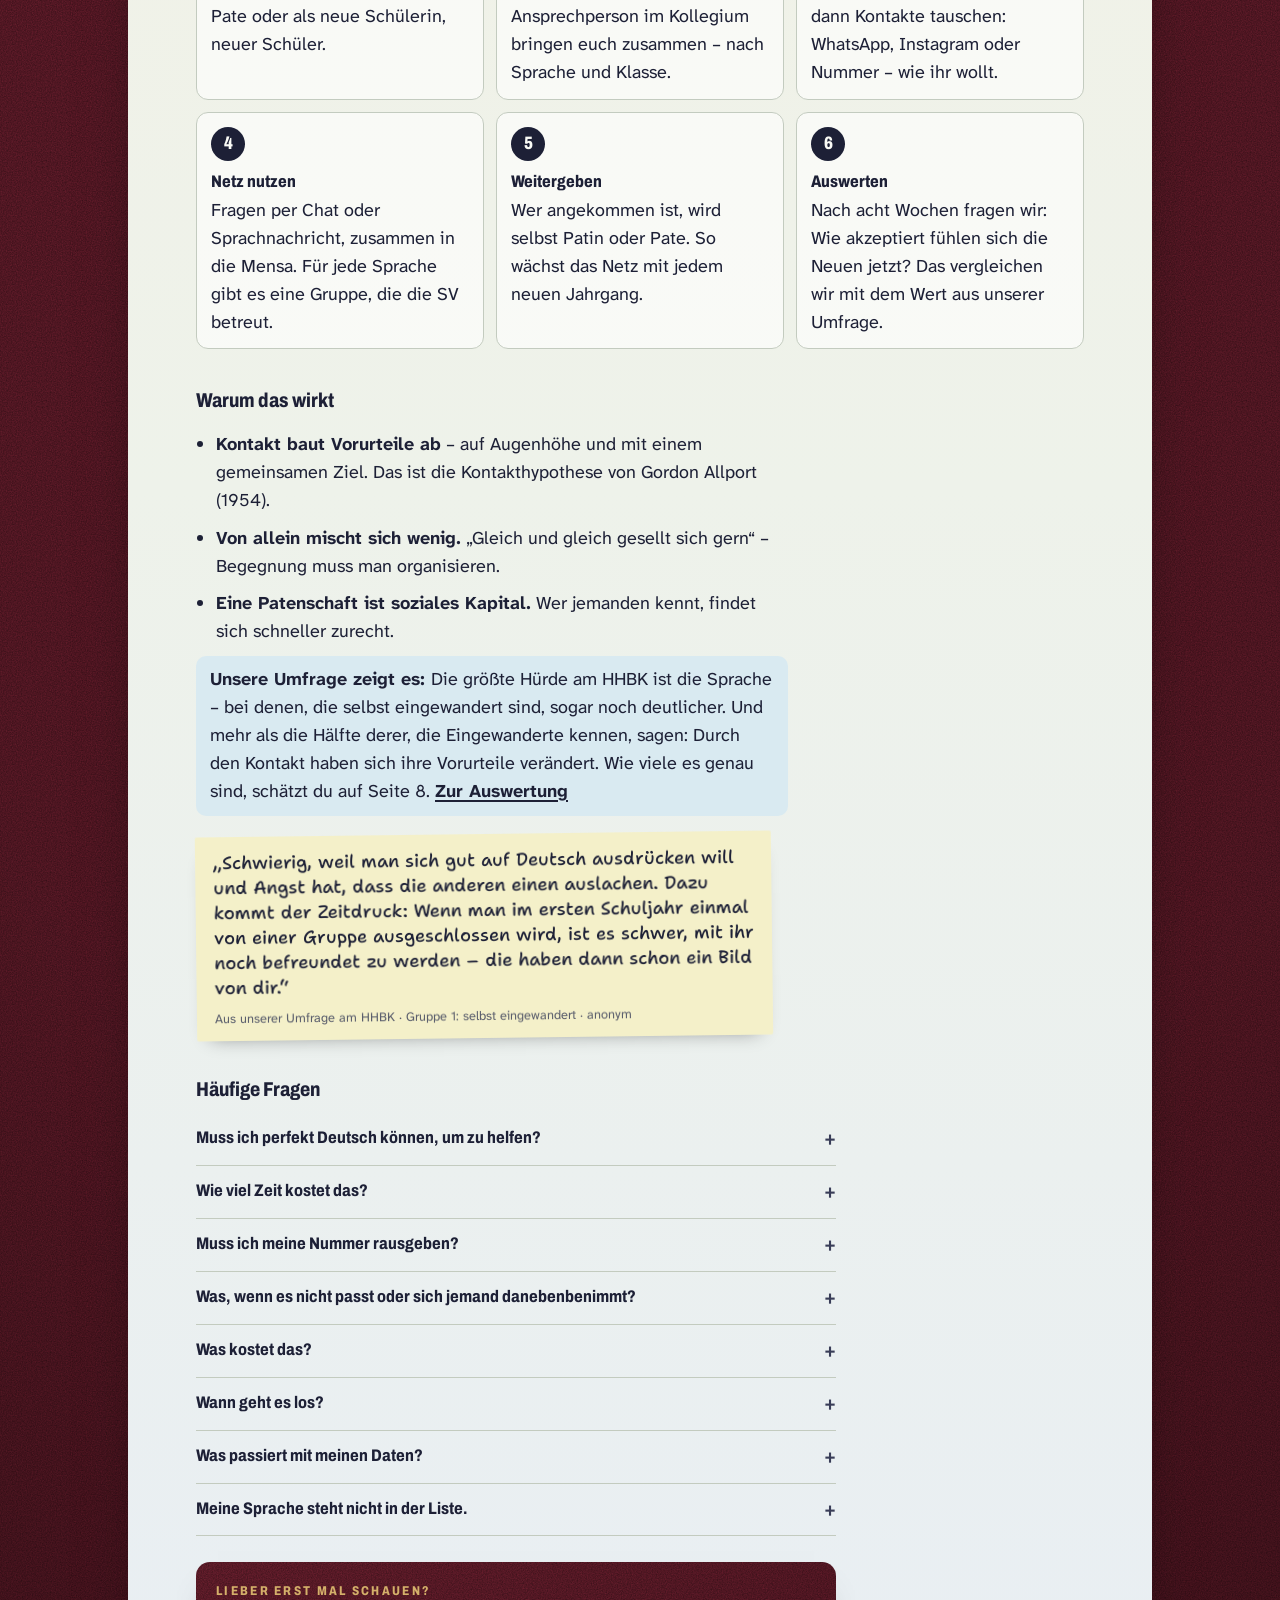
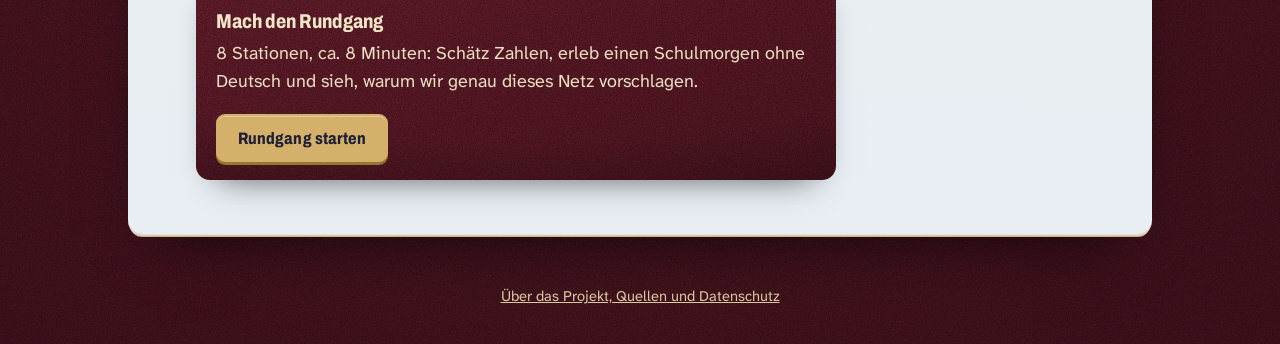
<file: sprachpaten/index.html>
<!doctype html>
<html lang="de">
<head>
  <meta charset="utf-8">
  <meta name="viewport" content="width=device-width, initial-scale=1">
  <title>Sprachpaten am HHBK – Gefühlt vs. echt</title>
  <meta name="description" content="Neu am HHBK oder mehrsprachig? Meld dich bei den Sprachpaten an. Ein Schulprojekt der AIA31.">
  <meta name="robots" content="noindex">
  <meta http-equiv="refresh" content="0; url=../#/sprachpaten">
  <script>location.replace("../#/sprachpaten");</script>
</head>
<body>
  <p><a href="../#/sprachpaten">Weiter zu den Sprachpaten am HHBK</a></p>
</body>
</html>
</file>
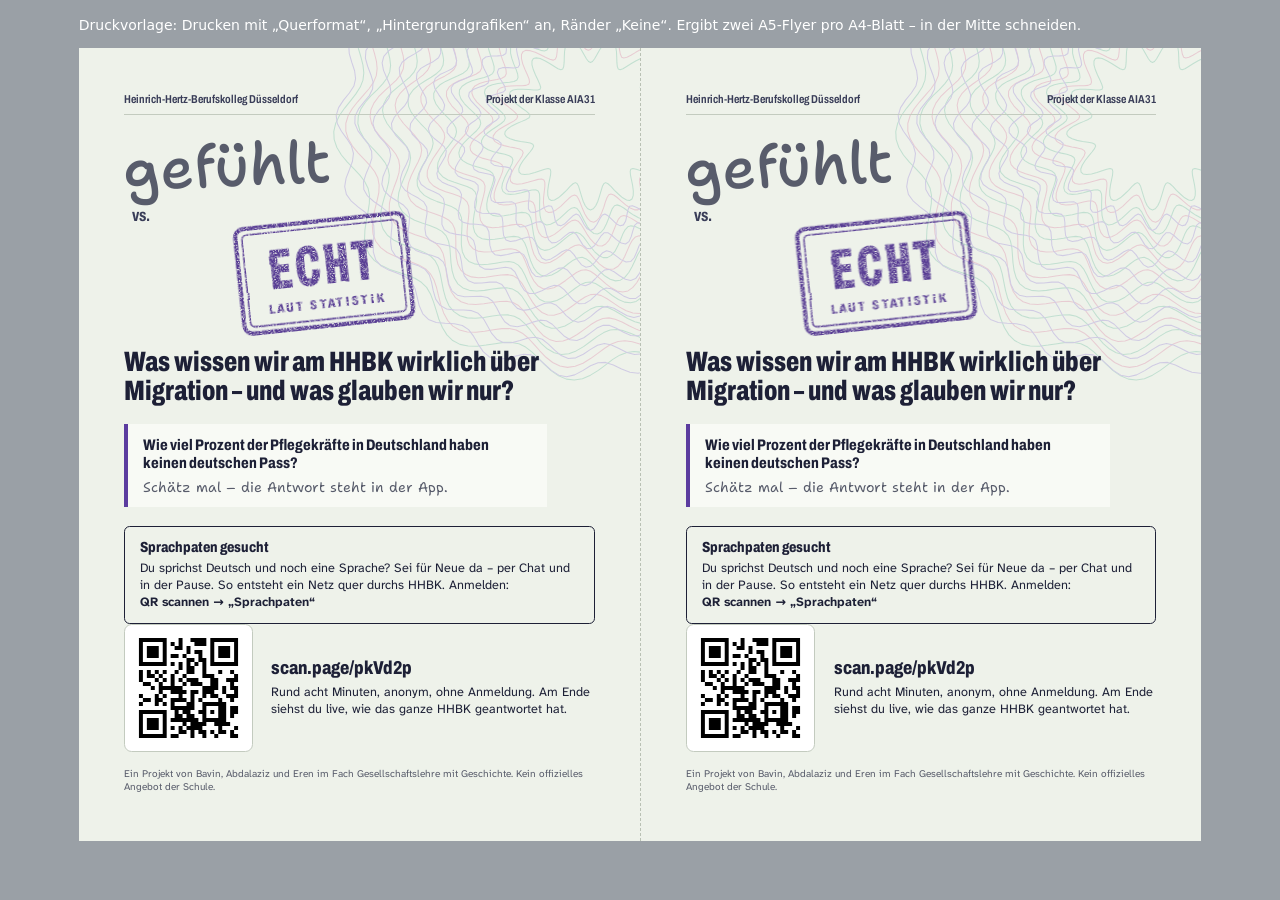
<file: flyer.html>
<!doctype html>
<html lang="de">
<head>
<meta charset="utf-8">
<meta name="viewport" content="width=device-width, initial-scale=1">
<title>Flyer – Gefühlt vs. echt</title>
<style>
@font-face{font-family:"Archivo";src:url("fonts/archivo-var.woff2") format("woff2");font-weight:500 900;font-stretch:62% 100%}
@font-face{font-family:"Atkinson Next";src:url("fonts/atkinson-next-var.woff2") format("woff2");font-weight:200 800}
@font-face{font-family:"Shantell";src:url("fonts/shantell-var.woff2") format("woff2");font-weight:400 600}
@page{size:A4 landscape;margin:0}
*{box-sizing:border-box}
html,body{margin:0;background:#9aa0a6}
body{font-family:"Atkinson Next",system-ui,sans-serif;color:#1d2036;-webkit-print-color-adjust:exact;print-color-adjust:exact}
.sheet{width:297mm;height:210mm;margin:12px auto;display:grid;grid-template-columns:1fr 1fr;background:#fff}
.flyer{position:relative;overflow:hidden;height:210mm;padding:12mm 12mm 10mm;background:#eef2ea;display:flex;flex-direction:column}
.flyer+.flyer{border-left:.3mm dashed #b9c1b4}
.flyer::before{content:"";position:absolute;width:150mm;height:150mm;top:-55mm;right:-62mm;background:url("img/guilloche.svg") center/contain no-repeat;opacity:.55}
.flyer>*{position:relative}
.top{display:flex;justify-content:space-between;gap:4mm;font-family:Archivo;font-stretch:78%;font-weight:650;font-size:8.6pt;color:#393d58;border-bottom:.3mm solid #c3cbbf;padding-bottom:2.5mm}
.felt{font-family:Shantell;font-weight:500;color:#585c6b;font-size:44pt;line-height:1;margin:7mm 0 0;transform:rotate(-2.5deg);transform-origin:left bottom}
.vs{font-family:Archivo;font-stretch:75%;font-weight:700;font-size:13pt;color:#393d58;margin:1.5mm 0 0 2mm}
.stamp{display:block;width:62mm;margin:-2mm 0 0 22mm;transform:rotate(-6deg);color:#5b3c9f;mix-blend-mode:multiply}
.stamp text{font-family:Archivo;font-stretch:62%;font-weight:820;letter-spacing:.05em}
.stamp .s{font-weight:720;letter-spacing:.14em}
h1{font-family:Archivo;font-stretch:72%;font-weight:820;font-size:21pt;line-height:1.04;margin:5mm 0 3mm;max-width:118mm;text-wrap:balance}
.teaser{margin:2mm 0 0;padding:3mm 4mm;background:#f8faf5;border-left:1.2mm solid #5b3c9f;max-width:112mm}
.teaser p{margin:0}
.teaser .q{font-family:Archivo;font-stretch:80%;font-weight:760;font-size:11.5pt;line-height:1.2}
.teaser .hint{font-family:Shantell;font-size:10.5pt;color:#585c6b;margin-top:1.5mm}
.cta{display:grid;grid-template-columns:34mm 1fr;gap:5mm;align-items:center;margin-top:auto}
.cta img{width:34mm;height:34mm;background:#fff;padding:1.5mm;border:.3mm solid #c3cbbf;border-radius:2mm}
.url{font-family:Archivo;font-stretch:78%;font-weight:800;font-size:14pt;margin:0 0 1.5mm}
.meta{font-size:9.5pt;line-height:1.35;margin:0}
.paten{margin:5mm 0 0;padding:3mm 4mm;border:.45mm solid #1d2036;border-radius:1.5mm;font-size:9.5pt;line-height:1.35}
.paten b{font-family:Archivo;font-stretch:80%;font-weight:780;font-size:11pt;display:block;margin-bottom:.5mm}
.foot{margin-top:4mm;font-size:7.6pt;color:#585c6b}
@media print{html,body{background:#fff}.sheet{margin:0}.hint-print{display:none}}
.hint-print{max-width:297mm;margin:16px auto 0;font:14px/1.4 system-ui;color:#fff}
</style>
</head>
<body>
<p class="hint-print">Druckvorlage: Drucken mit „Querformat“, „Hintergrundgrafiken“ an, Ränder „Keine“. Ergibt zwei A5-Flyer pro A4-Blatt – in der Mitte schneiden.</p>
<div class="sheet">
  <section class="flyer"></section>
  <section class="flyer"></section>
</div>
<template id="tpl">
  <div class="top"><span>Heinrich-Hertz-Berufskolleg Düsseldorf</span><span>Projekt der Klasse AIA31</span></div>
  <p class="felt">gefühlt</p>
  <p class="vs">vs.</p>
  <svg class="stamp" viewBox="0 0 190 120" aria-label="echt">
    <g filter="url(#ink)"><rect x="3" y="3" width="184" height="114" rx="9" fill="none" stroke="currentColor" stroke-width="4.6"/><rect x="10" y="10" width="170" height="100" rx="5" fill="none" stroke="currentColor" stroke-width="1.7"/>
    <text x="95" y="72" text-anchor="middle" font-size="62" fill="currentColor" textLength="118" lengthAdjust="spacingAndGlyphs">ECHT</text>
    <text class="s" x="95" y="98" text-anchor="middle" font-size="14" fill="currentColor" textLength="128" lengthAdjust="spacingAndGlyphs">LAUT STATISTIK</text></g>
  </svg>
  <h1>Was wissen wir am HHBK wirklich über Migration – und was glauben wir nur?</h1>
  <div class="teaser">
    <p class="q">Wie viel Prozent der Pflegekräfte in Deutschland haben keinen deutschen Pass?</p>
    <p class="hint">Schätz mal – die Antwort steht in der App.</p>
  </div>
  <div class="paten"><b>Sprachpaten gesucht</b>Du sprichst Deutsch und noch eine Sprache? Sei für Neue da – per Chat und in der Pause. So entsteht ein Netz quer durchs HHBK. Anmelden: <span style="white-space:nowrap;font-weight:700">QR scannen → „Sprachpaten“</span></div>
  <div class="cta">
    <img src="img/qr.svg" alt="QR-Code zu scan.page/pkVd2p">
    <div>
      <p class="url">scan.page/pkVd2p</p>
      <p class="meta">Rund acht Minuten, anonym, ohne Anmeldung. Am Ende siehst du live, wie das ganze HHBK geantwortet hat.</p>
    </div>
  </div>
  <p class="foot">Ein Projekt von Bavin, Abdalaziz und Eren im Fach Gesellschaftslehre mit Geschichte. Kein offizielles Angebot der Schule.</p>
</template>
<svg width="0" height="0" style="position:absolute" aria-hidden="true"><defs>
<filter id="ink" x="-6%" y="-10%" width="112%" height="120%" color-interpolation-filters="sRGB">
<feTurbulence type="fractalNoise" baseFrequency="0.85" numOctaves="2" seed="4" result="noise"/>
<feColorMatrix in="noise" type="matrix" values="0 0 0 0 0  0 0 0 0 0  0 0 0 0 0  0 0 0 -4.2 3.05" result="speckle"/>
<feComposite in="SourceGraphic" in2="speckle" operator="in" result="inked"/>
<feTurbulence type="fractalNoise" baseFrequency="0.035" numOctaves="1" seed="11" result="warp"/>
<feDisplacementMap in="inked" in2="warp" scale="2.4" xChannelSelector="R" yChannelSelector="G"/></filter></defs></svg>
<script>
  var tpl = document.getElementById("tpl");
  document.querySelectorAll(".flyer").forEach(function (f) { f.appendChild(tpl.content.cloneNode(true)); });
</script>
</body>
</html>
</file>
<file: css/style.css>
/* =========================================================
   Gefühlt vs. echt – Migration am HHBK
   Gestaltungsidee: Die App ist ein Reisepass.
   Einband (Bordeaux, Goldprägung) = Deckblatt und Rahmen
   Visa-Seiten (zarte Farbverläufe, Guilloche) = Stationen
   Bleistift (grau)   = gefühlt, deine Schätzung
   Füllertinte (blau) = das HHBK, unsere Umfrage
   Stempel (violett)  = echt, amtliche Zahl mit Quelle
   ========================================================= */

@font-face {
  font-family: "Archivo";
  src: url("../fonts/archivo-var.woff2") format("woff2");
  font-weight: 500 900;
  font-stretch: 62% 100%;
  font-display: swap;
}
@font-face {
  font-family: "Atkinson Next";
  src: url("../fonts/atkinson-next-var.woff2") format("woff2");
  font-weight: 200 800;
  font-display: swap;
}
@font-face {
  font-family: "Shantell";
  src: url("../fonts/shantell-var.woff2") format("woff2");
  font-weight: 400 600;
  font-display: swap;
}

:root {
  /* Einband */
  --cover: #6b1e2e;
  --cover-2: #4f1421;
  --cover-ink: #f3e7c8;
  --cover-dim: #dcc9a2;
  --gold: #d4b06a;
  --gold-hi: #ecd49b;
  --gold-lo: #9a7432;
  --noise: url("data:image/svg+xml,%3Csvg xmlns='http://www.w3.org/2000/svg' width='240' height='240'%3E%3Cfilter id='n'%3E%3CfeTurbulence type='fractalNoise' baseFrequency='.8' numOctaves='2' stitchTiles='stitch'/%3E%3CfeColorMatrix values='0 0 0 0 0 0 0 0 0 0 0 0 0 0 0 0 0 0 .5 0'/%3E%3C/filter%3E%3Crect width='100%25' height='100%25' filter='url(%23n)'/%3E%3C/svg%3E");
  --leather:
    radial-gradient(130% 90% at 50% 35%, rgba(0, 0, 0, 0) 52%, rgba(0, 0, 0, .3) 100%),
    var(--noise),
    linear-gradient(160deg, #772334 0%, #6b1e2e 45%, #5d1927 100%);

  /* Papier und Tinte */
  --paper: #eef2ea;
  --paper-2: #fafbf6;
  --paper-3: #e1e7dc;
  --ink: #1d2036;
  --ink-2: #393d58;
  --pencil: #585c6b;
  --rule: #c3cbbf;
  --stamp: #5b3c9f;
  --stamp-wash: #e8e1f4;
  --school: #1c7fa3;
  --school-wash: #d9eaf1;
  --chance: #2b704f;
  --problem: #a33434;
  --focus: #5b3c9f;

  --f-display: "Archivo", "Arial Narrow", "Helvetica Neue", Arial, sans-serif;
  --f-body: "Atkinson Next", system-ui, -apple-system, "Segoe UI", Roboto, sans-serif;
  --f-hand: "Shantell", "Segoe Print", "Bradley Hand", cursive;
  --f-mrz: "OCR B", "OCR-B", ui-monospace, "SFMono-Regular", Menlo, Consolas, monospace;
  --f-world: "Archivo", "Noto Sans", "Noto Naskh Arabic", "Segoe UI", system-ui, sans-serif;

  --s-1: 0.875rem;
  --s0: 1.0625rem;
  --s1: 1.25rem;
  --s2: 1.5625rem;
  --s3: 1.95rem;
  --s4: clamp(2.25rem, 7.4vw, 3.45rem);

  --page-r: 14px;
  --field-r: 6px;
  --measure: 37rem;
}

*, *::before, *::after { box-sizing: border-box; }
html { -webkit-text-size-adjust: 100%; text-size-adjust: 100%; }
body {
  margin: 0;
  min-height: 100vh;
  background: var(--leather);
  background-color: var(--cover);
  color: var(--ink);
  font-family: var(--f-body);
  font-size: var(--s0);
  line-height: 1.55;
  -webkit-font-smoothing: antialiased;
}
@media (min-width: 900px) { body { font-size: 1.125rem; } }

img, svg { max-width: 100%; }
a { color: inherit; }
p { margin: 0 0 1em; }
.sr-only {
  position: absolute !important; width: 1px; height: 1px; padding: 0; margin: -1px;
  overflow: hidden; clip: rect(0 0 0 0); white-space: nowrap; border: 0;
}
.defs { position: absolute; width: 0; height: 0; overflow: hidden; }
.nowrap { white-space: nowrap; }
.hand { font-family: var(--f-hand); font-weight: 480; color: var(--pencil); }
[hidden] { display: none !important; }

:focus-visible { outline: 3px solid var(--focus); outline-offset: 3px; border-radius: 3px; }
[tabindex="-1"]:focus { outline: none; }

.skip {
  position: absolute; left: 12px; top: -60px; z-index: 70;
  background: var(--paper); color: var(--ink); padding: 10px 14px; border-radius: 6px;
  font-weight: 700; text-decoration: none;
}
.skip:focus { top: 12px; }

/* ---------- Kopfleiste ---------- */
.bar {
  position: sticky; top: 0; z-index: 30;
  display: flex; align-items: center; justify-content: space-between; gap: 10px;
  padding: max(8px, env(safe-area-inset-top)) max(12px, env(safe-area-inset-right)) 8px max(14px, env(safe-area-inset-left));
  background: rgba(70, 17, 30, .93);
  color: var(--cover-ink);
  border-bottom: 1px solid rgba(212, 176, 106, .38);
  -webkit-backdrop-filter: blur(8px); backdrop-filter: blur(8px);
}
.bar :focus-visible { outline-color: var(--gold-hi); }
.bar__brand {
  text-decoration: none; white-space: nowrap; color: var(--cover-ink);
  font-family: var(--f-display); font-stretch: 72%; font-weight: 760; font-size: 1.12rem; letter-spacing: .01em;
}
.bar__brand .hand { color: var(--gold); font-size: 1.12em; font-weight: 500; margin-right: .1em; }
.bar__nav { display: flex; align-items: center; gap: 8px; }
.bar__sp, .bar__pass {
  display: inline-flex; align-items: center; gap: 6px; min-height: 40px; border-radius: 999px;
  text-decoration: none; white-space: nowrap;
  font-family: var(--f-display); font-stretch: 80%; font-weight: 780; font-size: .95rem; line-height: 1;
}
.bar__sp { padding: 0 13px; border: 1.5px solid var(--gold); color: var(--gold-hi); transition: background-color .15s, color .15s; }
.bar__sp:hover, .bar__sp[aria-current="page"] { background: var(--gold); color: var(--ink); }
.bar__pass {
  padding: 0 12px 0 8px; background: var(--gold); color: var(--ink);
  box-shadow: 0 2px 0 var(--gold-lo), inset 0 1px 0 rgba(255, 255, 255, .35);
}
.bar__pass:hover { background: var(--gold-hi); }
.bar__pass[aria-current="page"] { background: var(--cover-ink); }
.bar__pass svg { width: 22px; height: 22px; flex: none; }
.bar__count { font-variant-numeric: tabular-nums; }
.bar__pass.is-full { background: linear-gradient(180deg, #f6e3a8, #d4b06a); }
.bar__pass.is-bump { animation: bump .6s cubic-bezier(.3, 1.6, .5, 1); }
@keyframes bump { 0% { transform: scale(1); } 35% { transform: scale(1.28); } 65% { transform: scale(.94); } 100% { transform: scale(1); } }
@media (max-width: 380px) {
  .bar { gap: 6px; padding-left: max(10px, env(safe-area-inset-left)); padding-right: max(8px, env(safe-area-inset-right)); }
  .bar__brand { font-size: .98rem; }
  .bar__nav { gap: 6px; }
  .bar__sp { padding: 0 10px; font-size: .88rem; }
  .bar__label { display: none; }
  .bar__pass { padding: 0 10px 0 7px; }
}
@media (max-width: 335px) { .bar__brand .bar__vs { display: none; } }

/* ---------- Seiten (Visa-Seiten) ---------- */
main { padding: 6px 8px 28px; }
@media (min-width: 700px) { main { padding: 14px 24px 48px; } }

.page {
  --pt: clamp(24px, 6vw, 60px);
  --px: clamp(18px, 6vw, 68px);
  position: relative;
  max-width: 52rem;
  margin: 0 auto;
  overflow: hidden;
  background: var(--tint, var(--paper));
  border-radius: var(--page-r);
  padding: var(--pt) var(--px) clamp(26px, 5vw, 48px);
  box-shadow:
    0 1px 0 #e9e1cd,
    0 3px 0 -1px #d8cdb2,
    0 5px 0 -2px #c4b796,
    0 30px 60px -30px rgba(0, 0, 0, .75);
}
/* Guilloche wie auf Passseiten – nur Wasserzeichen */
.page::before {
  content: ""; position: absolute; z-index: 0; pointer-events: none;
  width: 440px; height: 440px; top: -150px; right: -170px;
  background: url("../img/guilloche.svg") center / contain no-repeat;
  opacity: .62;
  transform: rotate(var(--g-rot, 0deg));
}
.page > * { position: relative; z-index: 1; }
.page[hidden] { display: none; }
.page.is-entering { animation: page-in .36s cubic-bezier(.2, .75, .25, 1) both; transform-origin: left center; }
@keyframes page-in {
  from { opacity: 0; transform: perspective(1600px) rotateY(10deg) translateX(14px); }
  to { opacity: 1; transform: none; }
}

/* Farbverläufe der Visa-Seiten (wie im echten Pass hat jede Seite eine eigene Tönung) */
#du          { --tint: linear-gradient(160deg, #e4efe4 0%, #f1e8ee 48%, #e4ebf4 100%); }
#schaetzen   { --tint: linear-gradient(200deg, #ece7f3 0%, #eef2ea 50%, #f2ebe2 100%); }
#zeitreise   { --tint: linear-gradient(165deg, #f3ecdf 0%, #eef1ea 52%, #e2ebf3 100%); }
#morgen      { --tint: linear-gradient(195deg, #e3ecf4 0%, #eef2ea 50%, #e5f0e8 100%); }
#streitfrage { --tint: linear-gradient(160deg, #f3e6ea 0%, #eff0ee 52%, #e9e4f3 100%); }
#abwaegen    { --tint: linear-gradient(200deg, #e4efe6 0%, #f0f1ea 50%, #f3ebe0 100%); }
#loesung     { --tint: linear-gradient(165deg, #f4eedc 0%, #eef2ea 52%, #eae6f3 100%); }
#ergebnisse  { --tint: linear-gradient(195deg, #e5ecf4 0%, #eff1ee 50%, #f2e7ec 100%); }
#pass        { --tint: linear-gradient(170deg, #f5efdd 0%, #f1f0e6 55%, #ebe6f1 100%); }
#sprachpaten { --tint: linear-gradient(180deg, #f6f1e3 0%, #eef2ea 60%, #e8eef4 100%); }
#projekt     { --tint: linear-gradient(180deg, #eef2ea 0%, #f2efe6 100%); }

.page .page__no {
  max-width: none;
  margin: 34px 0 0; padding-top: 14px;
  display: flex; justify-content: space-between; align-items: baseline; gap: 12px;
  border-top: 1px solid var(--rule);
  font-family: var(--f-display); font-stretch: 75%; font-weight: 650; font-size: .92rem; color: var(--pencil);
}
.pagenav { display: flex; flex-wrap: wrap; gap: 10px 14px; align-items: center; justify-content: space-between; margin-top: 30px; }
.pagenav .btn--quiet { padding-left: 0; }

/* Kopfzeile jeder Station: Visum mit Stempelfeld */
.visa {
  display: flex; flex-wrap: wrap; align-items: center; gap: 6px 12px;
  min-height: 62px; margin: -6px 0 10px; padding-right: 78px; position: relative;
  font-family: var(--f-display); font-stretch: 80%; font-weight: 720; font-size: .8rem; letter-spacing: .14em; text-transform: uppercase; color: var(--ink-2);
}
.visa__no { padding: 4px 8px 3px; border: 1.5px solid currentColor; border-radius: 4px; }
.visa__time { letter-spacing: .06em; text-transform: none; font-weight: 650; font-size: .92rem; color: var(--pencil); }
.visa__slot {
  position: absolute; right: 0; top: 50%; width: 70px; height: 70px; transform: translateY(-50%);
  display: grid; place-items: center;
}
.visa__empty {
  display: grid; place-items: center; width: 62px; height: 62px; border-radius: 50%;
  border: 1.5px dashed #9aa1b5; color: #6b7184;
  font-family: var(--f-hand); font-size: .78rem; font-weight: 500; letter-spacing: 0; text-transform: none; line-height: 1.05; text-align: center;
  transform: rotate(-8deg);
}
.visa__slot .stamp { width: 70px; height: auto; max-height: 70px; }
.visa__slot .stamp:not(.stamp--round) { width: 86px; max-width: none; }
@media (min-width: 700px) {
  .visa { min-height: 78px; padding-right: 100px; }
  .visa__slot { width: 88px; height: 88px; }
  .visa__empty { width: 76px; height: 76px; font-size: .9rem; }
  .visa__slot .stamp { width: 88px; max-height: 88px; }
  .visa__slot .stamp:not(.stamp--round) { width: 110px; }
}

.title {
  margin: 0 0 .55em;
  max-width: 15ch;
  font-family: var(--f-display); font-stretch: 70%; font-weight: 830;
  font-size: var(--s4); line-height: .97; letter-spacing: -.004em;
  text-wrap: balance;
}
#t-streitfrage, #t-loesung, #t-zeitreise, #t-abwaegen, #t-sp { max-width: 19ch; }
h2 {
  margin: 2em 0 .55em;
  font-family: var(--f-display); font-stretch: 82%; font-weight: 760;
  font-size: var(--s1); line-height: 1.18;
}
h3 { margin: 0 0 .3em; font-family: var(--f-display); font-stretch: 85%; font-weight: 740; font-size: 1.08rem; line-height: 1.25; }
.lead { max-width: var(--measure); font-size: 1.14em; line-height: 1.5; }
.page p, .page li { max-width: var(--measure); }
.fineprint, .disclaimer { font-size: var(--s-1); color: var(--pencil); max-width: var(--measure); }
.disclaimer { font-style: normal; border-left: 3px solid var(--rule); padding-left: 10px; }
.source { font-size: .84rem; color: var(--pencil); margin-top: .4em; }
.concept { font-size: .95rem; }
.concept strong { font-family: var(--f-display); font-stretch: 85%; font-weight: 720; color: var(--stamp); }
.inline-link { font-weight: 700; text-decoration-thickness: 1.5px; text-underline-offset: .18em; }
.kicker {
  margin: 0 0 8px; font-family: var(--f-display); font-stretch: 80%; font-weight: 760; font-size: .8rem;
  letter-spacing: .18em; text-transform: uppercase; color: var(--stamp);
}

/* ---------- Deckblatt: Passeinband ---------- */
.page--cover {
  background: var(--leather);
  color: var(--cover-ink);
  text-align: center;
  padding-top: clamp(26px, 6vw, 52px);
  box-shadow:
    inset 0 0 0 1px rgba(236, 212, 155, .16),
    inset 0 2px 0 rgba(255, 255, 255, .06),
    0 1px 0 #3d0f19,
    0 3px 0 -1px #e9e1cd,
    0 5px 0 -2px #d8cdb2,
    0 30px 60px -28px rgba(0, 0, 0, .85);
  transform-origin: left center;
}
.page--cover::before { display: none; }
.page--cover.is-opening { animation: cover-open .46s cubic-bezier(.45, 0, .7, .9) forwards; }
@keyframes cover-open {
  0% { transform: perspective(1600px) rotateY(0); opacity: 1; }
  100% { transform: perspective(1600px) rotateY(-86deg); opacity: .15; }
}
.page--cover :focus-visible { outline-color: var(--gold-hi); }
.cover__school {
  display: flex; flex-wrap: wrap; justify-content: center; gap: 2px 14px; margin: 0;
  font-family: var(--f-display); font-stretch: 100%; font-weight: 620; font-size: .74rem; letter-spacing: .24em; text-transform: uppercase;
  color: var(--gold);
}
.cover__emblem { width: clamp(80px, 20vw, 118px); margin: 16px auto 0; color: var(--gold); filter: drop-shadow(0 1px 0 rgba(0, 0, 0, .55)); }
.cover__emblem svg { display: block; width: 100%; height: auto; }
.emblem text { font-family: var(--f-display); font-weight: 700; letter-spacing: .14em; }

.headline {
  margin: clamp(16px, 4vw, 28px) auto clamp(8px, 2vw, 14px);
  display: grid; justify-items: center;
  font-weight: normal; line-height: 1;
}
.headline__felt {
  position: relative;
  font-family: var(--f-hand); font-weight: 500; color: var(--cover-ink);
  font-size: clamp(3.4rem, 15vw, 6.6rem); line-height: .95;
  transform: rotate(-2.5deg);
  text-shadow: 0 2px 0 rgba(0, 0, 0, .25);
}
.scribble { position: absolute; left: 2%; right: 4%; bottom: -.08em; width: 96%; height: .22em; overflow: visible; }
.scribble path { fill: none; stroke: var(--gold); stroke-width: 3; stroke-linecap: round; vector-effect: non-scaling-stroke; opacity: .85; }
.headline__vs {
  margin: .3em 0 .2em;
  font-family: var(--f-display); font-stretch: 75%; font-weight: 700; font-size: clamp(1.05rem, 3.4vw, 1.5rem); color: var(--gold);
}
.headline__real { display: block; width: clamp(200px, 52vw, 380px); }
.headline__real .stamp { width: 100%; height: auto; mix-blend-mode: normal; filter: drop-shadow(0 1px 0 rgba(0, 0, 0, .45)); }
.cover__kind {
  margin: 14px 0 4px;
  font-family: var(--f-display); font-stretch: 105%; font-weight: 520; font-size: clamp(1.05rem, 3.4vw, 1.3rem); letter-spacing: .32em; padding-left: .32em;
  text-transform: uppercase; color: var(--gold);
  text-shadow: 0 1px 0 rgba(0, 0, 0, .55), 0 -1px 0 rgba(255, 232, 180, .16);
}
.cover__langs {
  display: flex; flex-wrap: wrap; justify-content: center; gap: 0 10px;
  max-width: 24rem !important; margin: 0 auto;
  font-family: var(--f-world); font-size: .6rem; font-weight: 500; letter-spacing: .16em; line-height: 1.6; color: var(--gold); opacity: .9;
}
.cover__langs [dir="rtl"] { letter-spacing: 0; font-size: .74rem; }
.page--cover .leitfrage {
  margin: 26px auto 12px;
  max-width: 21ch !important;
  font-family: var(--f-display); font-stretch: 75%; font-weight: 780;
  font-size: clamp(1.5rem, 5.2vw, 2.15rem); line-height: 1.08; text-wrap: balance;
  color: var(--cover-ink);
}
.cover__intro { max-width: 31rem !important; margin: 18px auto 0; font-size: 1.04em; color: #ecdfc2; }
.cover__progress {
  display: inline-flex; flex-wrap: wrap; align-items: center; justify-content: center; gap: 8px 10px;
  padding: 9px 14px; border-radius: 999px; background: rgba(0, 0, 0, .18); border: 1px solid rgba(212, 176, 106, .35);
}
.dots { display: inline-flex; gap: 5px; }
.dots i { display: block; width: 11px; height: 11px; border-radius: 50%; border: 1.5px solid var(--gold); }
.dots i.is-on { background: var(--gold); }
.cover__progress p { margin: 0; font-family: var(--f-display); font-stretch: 85%; font-weight: 700; font-size: .9rem; color: var(--gold-hi); }
.page--cover .actions { justify-content: center; margin: 20px 0 6px; }
.cover__meta { margin: 10px auto 0; color: var(--cover-dim); font-size: .92rem; }
.cover__meta a { color: var(--cover-ink); font-weight: 700; text-underline-offset: .18em; }
.cover__proof { margin: 8px auto 0; font-family: var(--f-hand); font-size: 1.12rem; color: var(--gold-hi); }
.cover__hand {
  position: relative; display: inline-block; margin: 18px 0 -6px;
  font-family: var(--f-hand); font-size: 1.05rem; line-height: 1.2; color: var(--cover-ink); transform: rotate(-4deg);
}
.cover__hand svg { position: absolute; right: -36px; top: 8px; width: 30px; height: 30px; }
.page--cover .mrz { color: rgba(243, 231, 200, .55); border-top-color: rgba(212, 176, 106, .38); text-align: left; }
/* Desktop: aufgeklappter Pass – links der Einband, rechts die erste Innenseite */
@media (min-width: 920px) {
  .page--cover {
    max-width: 68rem; display: grid; grid-template-columns: minmax(0, 1fr) minmax(0, 1fr); column-gap: 0; align-items: center;
    padding-top: clamp(30px, 4vw, 46px);
  }
  .cover__front { padding-right: 48px; }
  .cover__inside { padding-left: 52px; border-left: 1px solid rgba(212, 176, 106, .32); text-align: left; align-self: stretch; display: flex; flex-direction: column; justify-content: center; }
  .page--cover .leitfrage { margin: 0 0 14px; font-size: clamp(1.9rem, 2.6vw, 2.35rem); }
  .page--cover .leitfrage { order: 1; } .page--cover .cover__intro { order: 2; margin: 0 0 20px; }
  .cover__progress { order: 3; } .cover__hand { order: 4; } .page--cover .actions { order: 5; } .cover__meta { order: 6; } .cover__proof { order: 7; }
  .cover__progress { align-self: flex-start; }
  .page--cover .actions { justify-content: flex-start; }
  .cover__hand { align-self: flex-start; margin-left: 60px; }
  .cover__meta, .cover__proof { margin-left: 0; }
  .headline__felt { font-size: clamp(4rem, 6.6vw, 5.6rem); }
  .headline__real { width: clamp(220px, 26vw, 330px); }
  .page--cover .mrz { grid-column: 1 / -1; }
}

.mrz {
  margin-top: clamp(30px, 6vw, 56px);
  padding: 14px 0 2px;
  border-top: 1px dashed var(--rule);
  display: grid; gap: 4px; overflow: hidden;
  font-family: var(--f-mrz); font-size: clamp(.6rem, 2.35vw, .98rem); letter-spacing: .14em;
  color: #7c8190; white-space: nowrap; user-select: none;
}

/* ---------- Buttons ---------- */
.btn {
  display: inline-flex; align-items: center; justify-content: center; gap: .5em;
  min-height: 48px; padding: .62em 1.2em;
  border: 2px solid var(--ink); border-radius: 9px;
  background: transparent; color: var(--ink);
  font-family: var(--f-display); font-stretch: 82%; font-weight: 760; font-size: 1.04rem; line-height: 1.1; letter-spacing: .005em;
  text-decoration: none; cursor: pointer;
  transition: background-color .15s, transform .08s, box-shadow .08s;
}
.btn--primary { background: var(--ink); color: var(--paper-2); box-shadow: 0 3px 0 #090a14; }
.btn--primary:hover { background: var(--ink-2); border-color: var(--ink-2); }
.btn--primary:active { transform: translateY(2px); box-shadow: 0 1px 0 #090a14; }
.btn--gold { background: var(--gold); border-color: var(--gold); color: var(--ink); box-shadow: 0 3px 0 var(--gold-lo), inset 0 1px 0 rgba(255, 255, 255, .35); }
.btn--gold:hover { background: var(--gold-hi); border-color: var(--gold-hi); }
.btn--gold:active { transform: translateY(2px); box-shadow: 0 1px 0 var(--gold-lo); }
.btn--cream { border-color: var(--cover-ink); color: var(--cover-ink); }
.btn--cream:hover { background: rgba(243, 231, 200, .12); }
.btn:active { transform: translateY(1px); }
.btn--line { background: rgba(255, 255, 255, .35); }
.btn--line:hover { background: var(--paper-3); }
.btn--quiet { border-color: transparent; padding-left: .4em; padding-right: .4em; text-decoration: underline; text-decoration-thickness: 1.5px; text-underline-offset: .2em; background: none; box-shadow: none; }
.btn--quiet:hover { text-decoration-thickness: 2.5px; }
.btn[disabled], .btn[aria-disabled="true"] { opacity: .42; cursor: not-allowed; transform: none; box-shadow: none; }
.btn .arrow { display: inline-block; transition: transform .15s; }
.btn:hover .arrow { transform: translateX(3px); }
.linkbtn {
  background: none; border: 0; padding: 6px 0; margin: 8px 0 4px; cursor: pointer;
  font: inherit; font-weight: 700; color: var(--ink); text-decoration: underline; text-underline-offset: .18em;
}
.actions { display: flex; flex-wrap: wrap; gap: 10px 14px; align-items: center; margin: 22px 0 8px; }

/* ---------- Formulare ---------- */
.form { margin-top: 26px; }
.field { border: 0; margin: 0 0 30px; padding: 0; min-width: 0; }
.field legend, .field__label {
  padding: 0; margin-bottom: 12px; max-width: 34rem;
  font-family: var(--f-display); font-stretch: 82%; font-weight: 740; font-size: 1.2rem; line-height: 1.25;
}
.field__hint { font-size: .92rem; color: var(--pencil); margin-top: -6px; }
.options { display: grid; gap: 8px; max-width: 34rem; }
.options--inline { grid-template-columns: repeat(3, minmax(0, 1fr)); }
.option {
  position: relative; display: flex; align-items: center; gap: 12px;
  min-height: 52px; padding: 10px 14px;
  background: var(--paper-2);
  border: 1.5px solid var(--rule); border-radius: 9px;
  cursor: pointer; line-height: 1.35;
  transition: border-color .12s, background-color .12s, transform .08s;
}
.option:hover { border-color: var(--ink-2); }
.option:active { transform: scale(.99); }
.option input { position: absolute; inset: 0; width: 100%; height: 100%; margin: 0; opacity: 0; cursor: pointer; }
.option .box {
  flex: none; display: grid; place-items: center;
  width: 22px; height: 22px; border: 2px solid var(--ink); border-radius: 50%;
  background: var(--paper-2);
}
.option input[type="checkbox"] + .box { border-radius: 4px; }
.option input:checked + .box::after { content: ""; width: 10px; height: 10px; border-radius: 50%; background: var(--stamp); }
.option input[type="checkbox"]:checked + .box::after {
  width: 12px; height: 7px; border-radius: 0; background: none;
  border-left: 3px solid var(--stamp); border-bottom: 3px solid var(--stamp);
  transform: translateY(-2px) rotate(-45deg);
}
.option:has(input:checked) { border-color: var(--stamp); background: var(--stamp-wash); }
.option:has(input:focus-visible) { outline: 3px solid var(--focus); outline-offset: 2px; }
.option--check { align-items: flex-start; font-size: .95rem; margin-bottom: 10px; max-width: 34rem; }
.option--check .box { margin-top: 2px; }

.chips { display: flex; flex-wrap: wrap; gap: 8px; max-width: 38rem; }
.chip {
  position: relative; display: inline-flex; align-items: center; gap: 7px;
  min-height: 42px; padding: 6px 14px;
  background: var(--paper-2); border: 1.5px solid var(--rule); border-radius: 999px;
  cursor: pointer; font-size: .97rem; line-height: 1.2;
  transition: transform .1s, border-color .12s;
}
.chip:hover { border-color: var(--ink-2); }
.chip:active { transform: scale(.96); }
.chip input { position: absolute; inset: 0; opacity: 0; margin: 0; cursor: pointer; }
.chip:has(input:checked) { background: var(--stamp-wash); border-color: var(--stamp); }
.chip:has(input:checked)::before {
  content: ""; width: 9px; height: 5px; margin-right: 1px;
  border-left: 2.5px solid var(--stamp); border-bottom: 2.5px solid var(--stamp);
  transform: translateY(-2px) rotate(-45deg);
}
.chip:has(input:focus-visible) { outline: 3px solid var(--focus); outline-offset: 2px; }
.chip[hidden] { display: none; }

.textfield { display: grid; gap: 4px; max-width: 22rem; margin-top: 12px; }
.textfield span { font-size: .92rem; color: var(--ink-2); font-weight: 700; }
.textfield input {
  font: inherit; font-family: var(--f-hand); font-size: 1.15rem; color: var(--ink);
  min-height: 46px; padding: 6px 4px;
  background: transparent; border: 0; border-bottom: 2px solid var(--ink); border-radius: 0;
}
.textfield input::placeholder { color: #8f94a1; font-family: var(--f-body); font-size: .95rem; }
.textfield input:focus { outline: none; border-bottom-color: var(--stamp); box-shadow: 0 2px 0 var(--stamp); }
.field--row { display: grid; grid-template-columns: minmax(0, 1fr) 9rem; gap: 18px; max-width: 34rem; }
@media (max-width: 420px) { .field--row { grid-template-columns: 1fr; } }

/* Kästchen zum Ankreuzen (1–5) */
.kreuz { max-width: 360px; }
.kreuz__row { display: grid; grid-template-columns: repeat(5, 1fr); gap: 8px; }
.kreuz__box {
  position: relative; aspect-ratio: 1 / 1;
  display: grid; place-items: center;
  border: 2px solid var(--ink); border-radius: 6px; background: var(--paper-2);
  cursor: pointer; transition: transform .08s;
}
.kreuz__box:active { transform: scale(.94); }
.kreuz__box input { position: absolute; inset: 0; opacity: 0; margin: 0; cursor: pointer; }
.kreuz__num { font-family: var(--f-display); font-stretch: 80%; font-weight: 700; font-size: .95rem; color: var(--ink-2); }
.kreuz__box svg { position: absolute; inset: 14%; width: 72%; height: 72%; overflow: visible; display: none; }
.kreuz__box svg path { fill: none; stroke: var(--pencil); stroke-width: 7; stroke-linecap: round; }
.kreuz__box:has(input:checked) svg { display: block; }
.kreuz__box:has(input:checked) .kreuz__num { opacity: .22; }
.kreuz__box:has(input:checked) svg path { stroke-dasharray: 120; stroke-dashoffset: 0; animation: draw .28s ease-out both; }
.kreuz__box:has(input:checked) svg path + path { animation-delay: .12s; }
.kreuz__box:has(input:focus-visible) { outline: 3px solid var(--focus); outline-offset: 3px; }
.kreuz__ends { display: flex; justify-content: space-between; margin-top: 6px; font-size: .9rem; color: var(--pencil); }
@keyframes draw { from { stroke-dashoffset: 120; } to { stroke-dashoffset: 0; } }

.formnav { display: flex; flex-wrap: wrap; gap: 10px 16px; align-items: center; margin-top: 8px; }
.form-error { color: var(--problem); font-weight: 700; min-height: 1.2em; }
.form-error:empty { min-height: 0; margin: 0; }
.saved-note { margin-top: 10px; color: var(--chance); font-weight: 700; }
.hp { position: absolute !important; left: -9999px; width: 1px; height: 1px; overflow: hidden; }

/* Schritt für Schritt: immer nur eine Frage */
.stepper__head { display: flex; align-items: center; gap: 12px; margin: 0 0 18px; max-width: 34rem; }
.stepper__count { font-family: var(--f-display); font-stretch: 80%; font-weight: 720; font-size: .95rem; color: var(--pencil); white-space: nowrap; }
.stepper__bar { flex: 1; height: 7px; border-radius: 4px; background: rgba(29, 32, 54, .1); overflow: hidden; max-width: 16rem; }
.stepper__bar span { display: block; height: 100%; width: 0; border-radius: 4px; background: var(--stamp); transition: width .35s cubic-bezier(.2, .8, .2, 1); }
.stepper.is-on .step { display: none; }
.stepper.is-on .step.is-active { display: block; animation: step-in .3s cubic-bezier(.2, .8, .2, 1) both; }
@keyframes step-in { from { opacity: 0; transform: translateX(18px); } to { opacity: 1; transform: none; } }
.step { min-height: 0; }
.step > .field:last-child { margin-bottom: 18px; }

/* ---------- Stempel ---------- */
.stamp { display: block; overflow: visible; mix-blend-mode: multiply; }
.stamp text { font-family: var(--f-display); font-stretch: 62%; font-weight: 820; letter-spacing: .05em; }
.stamp .stamp__small { font-weight: 720; letter-spacing: .14em; }
.stamp--round .stamp__small { letter-spacing: .16em; }
.stamp--in { animation: stamp-in .34s cubic-bezier(.2, .9, .3, 1.25) both; }
@keyframes stamp-in {
  0% { opacity: 0; transform: scale(1.6) rotate(var(--r, -4deg)); }
  60% { opacity: .95; transform: scale(.96) rotate(var(--r, -4deg)); }
  100% { opacity: 1; transform: scale(1) rotate(var(--r, -4deg)); }
}

/* Großer Stempel in der Bildmitte, fliegt danach in den Pass */
.pop { position: fixed; inset: 0; z-index: 60; pointer-events: none; display: grid; place-items: center; padding: 20px; }
.pop__fly { transition: transform .46s cubic-bezier(.55, 0, .8, .6), opacity .46s ease-in; }
.pop.is-out .pop__fly { transform: translate(var(--dx, 0), var(--dy, -40vh)) scale(.12); opacity: 0; }
.pop__inner { display: grid; justify-items: center; gap: 12px; animation: pop-in .55s cubic-bezier(.2, .9, .3, 1.2) both; }
.pop__paper {
  width: min(64vw, 250px); padding: 18px;
  background: #fbf8ee; border-radius: 18px;
  box-shadow: 0 0 0 1px rgba(29, 32, 54, .08), 0 24px 50px -18px rgba(0, 0, 0, .55);
}
.pop__paper .stamp { width: 100%; height: auto; }
.pop__cap {
  margin: 0; padding: 7px 14px; border-radius: 999px;
  background: var(--ink); color: var(--paper-2);
  font-family: var(--f-display); font-stretch: 82%; font-weight: 780; font-size: 1rem;
  box-shadow: 0 10px 24px -12px rgba(0, 0, 0, .6);
}
.pop__cap b { color: var(--gold-hi); }
@keyframes pop-in {
  0% { opacity: 0; transform: scale(2.2) rotate(10deg); }
  55% { opacity: 1; transform: scale(.93) rotate(-3deg); }
  78% { transform: scale(1.03) rotate(-1deg); }
  100% { transform: scale(1) rotate(-2deg); }
}
.pop--big .pop__paper { width: min(78vw, 340px); }
.pop--big .pop__fly { transition-duration: .5s; }
.pop--big.is-out .pop__fly { transform: scale(.9); opacity: 0; }

.confetti { position: fixed; inset: 0; z-index: 59; pointer-events: none; overflow: hidden; }
.confetti i {
  position: absolute; top: -24px; width: 9px; height: 14px; border-radius: 2px;
  animation: fall var(--d, 2s) cubic-bezier(.25, .6, .35, 1) var(--delay, 0s) forwards;
}
@keyframes fall { to { transform: translate(var(--x, 0), 112vh) rotate(var(--rot, 360deg)); } }

/* ---------- Schätzspiel ---------- */
.quiz { margin-top: 18px; }
.q__count { font-family: var(--f-display); font-stretch: 78%; font-weight: 700; color: var(--pencil); font-size: .95rem; margin-bottom: 6px; }
.q__pips { display: flex; gap: 6px; margin: 0 0 18px; padding: 0; list-style: none; }
.q__pips li { width: 28px; height: 6px; border-radius: 3px; background: rgba(29, 32, 54, .12); transition: background-color .2s; }
.q__pips li.is-done { background: var(--stamp); }
.q__pips li.is-hit { background: var(--gold-lo); box-shadow: 0 0 0 2px rgba(212, 176, 106, .45); }
.q__pips li.is-now { background: var(--ink); }
.q__question { margin: 0 0 6px; max-width: 30ch; font-family: var(--f-display); font-stretch: 78%; font-weight: 790; font-size: clamp(1.45rem, 4.6vw, 2.05rem); line-height: 1.1; text-wrap: balance; }
.q__hint { color: var(--pencil); margin-bottom: 4px; }

/* Messlatte: --top ist die Oberkante der Skala */
.ruler { --top: 76px; position: relative; margin: 4px 6px 8px; padding: var(--top) 0 44px; user-select: none; -webkit-user-select: none; touch-action: pan-y; }
.ruler.is-revealed { --top: 132px; padding-bottom: 40px; }
.ruler.has-school { padding-bottom: 86px; }
.ruler__scale { position: relative; height: 46px; border-bottom: 2.5px solid var(--ink); }
.ruler__tick { position: absolute; bottom: 0; width: 1.5px; height: 12px; background: var(--ink); transform: translateX(-50%); }
.ruler__tick--major { height: 24px; width: 2px; }
.ruler__num { position: absolute; top: calc(100% + 6px); transform: translateX(-50%); font-family: var(--f-display); font-stretch: 80%; font-weight: 650; font-size: .86rem; color: var(--ink-2); }
.ruler input[type="range"] {
  position: absolute; z-index: 3; top: calc(var(--top) - 26px); left: -14px; width: calc(100% + 28px); height: 80px;
  margin: 0; padding: 0; background: transparent; cursor: pointer;
  -webkit-appearance: none; appearance: none;
}
.ruler input[type="range"]::-webkit-slider-runnable-track { height: 80px; background: transparent; border: 0; }
.ruler input[type="range"]::-webkit-slider-thumb { -webkit-appearance: none; width: 28px; height: 80px; background: transparent; border: 0; }
.ruler input[type="range"]::-moz-range-track { height: 80px; background: transparent; border: 0; }
.ruler input[type="range"]::-moz-range-thumb { width: 28px; height: 80px; background: transparent; border: 0; }
.ruler input[type="range"]:focus { outline: none; }
.ruler input[type="range"]:focus-visible ~ .ruler__mine .ruler__grip { outline: 3px solid var(--focus); outline-offset: 3px; }
.ruler input[type="range"][disabled] { cursor: default; }

.ruler__mark { position: absolute; z-index: 2; top: 0; bottom: 0; width: 0; pointer-events: none; }
.ruler__line { position: absolute; left: -1.5px; width: 3px; top: var(--top); height: 46px; border-radius: 2px; }
.ruler__label { position: absolute; left: 0; white-space: nowrap; transform: translateX(-50%); }
.ruler__label.is-left { transform: translateX(-14px); }
.ruler__label.is-right { transform: translateX(calc(-100% + 14px)); }

.ruler__mine .ruler__line { background: var(--pencil); }
.ruler__mine .ruler__grip {
  position: absolute; left: -11px; top: calc(var(--top) - 11px); width: 22px; height: 22px; border-radius: 50%;
  background: var(--pencil); border: 3px solid var(--paper);
  box-shadow: 0 0 0 1.5px var(--pencil);
}
.ruler__mine .ruler__label { top: calc(var(--top) - 48px); font-family: var(--f-hand); font-weight: 560; font-size: 1.32rem; line-height: 1.2; color: var(--pencil); }
.ruler.is-untouched .ruler__mine { opacity: 0; }
.ruler__invite {
  position: absolute; top: 18px; left: 0; right: 0; margin: 0; max-width: none !important; text-align: center;
  font-family: var(--f-hand); font-size: 1.12rem; color: var(--pencil); pointer-events: none;
  animation: nudge 1.6s ease-in-out infinite;
}
@keyframes nudge { 0%, 100% { transform: translateX(0); } 50% { transform: translateX(6px); } }
.ruler:not(.is-untouched) .ruler__invite { display: none; }

.ruler__real { z-index: 1; }
.ruler__real .ruler__line { background: var(--stamp); top: 58px; height: calc(var(--top) - 58px + 46px); }
.ruler__real .ruler__label { top: 0; }
.ruler__real .stamp { width: clamp(116px, 13vw, 140px); max-width: none; height: auto; }
.ruler__school .ruler__tri {
  position: absolute; left: -8px; top: calc(var(--top) + 70px);
  width: 0; height: 0; border-left: 8px solid transparent; border-right: 8px solid transparent; border-bottom: 12px solid var(--school);
}
.ruler__school .ruler__label { top: calc(var(--top) + 84px); font-weight: 700; font-size: .92rem; color: var(--ink); }
.ruler__school .ruler__label::before { content: ""; display: inline-block; width: 10px; height: 10px; border-radius: 50%; background: var(--school); margin-right: 6px; }

.q__actions { display: flex; flex-wrap: wrap; gap: 10px 16px; align-items: center; margin-top: 6px; }
.q__react {
  margin: 4px 0 0; font-family: var(--f-hand); font-weight: 600; font-size: clamp(1.7rem, 6vw, 2.3rem); line-height: 1.1; color: var(--ink);
  transform: rotate(-2deg); transform-origin: left center;
}
.q__react--hit { color: var(--gold-lo); }
.q__react--near { color: var(--school); }
.q__react--off { color: var(--problem); }
.q__react.is-new { animation: react-in .5s cubic-bezier(.2, .9, .3, 1.4) both; }
@keyframes react-in { from { opacity: 0; transform: rotate(-2deg) scale(.6); } to { opacity: 1; transform: rotate(-2deg) scale(1); } }
.q__verdict { margin: 2px 0 10px; font-family: var(--f-hand); font-weight: 520; font-size: 1.22rem; color: var(--ink-2); line-height: 1.3; }
.q__explain { max-width: var(--measure); }
.q__more { margin: 0 0 12px; max-width: var(--measure); }
.q__more summary { cursor: pointer; font-weight: 700; color: var(--ink-2); padding: 4px 0; }
.q__more p { font-size: .95rem; color: var(--ink-2); border-left: 3px solid var(--stamp); padding-left: 12px; margin: 6px 0 0; }
.q__school-note { font-size: .92rem; color: var(--pencil); }

.summary { list-style: none; margin: 18px 0 8px; padding: 0; display: grid; gap: 14px; max-width: 40rem; }
.summary li { display: grid; gap: 6px; padding-bottom: 14px; border-bottom: 1px solid var(--rule); }
.summary__q { font-weight: 700; line-height: 1.3; }
.mini { position: relative; height: 26px; margin: 2px 0; }
.mini__track { position: absolute; left: 0; right: 0; top: 12px; height: 2px; background: var(--rule); }
.mini__gap { position: absolute; top: 12px; height: 2px; background: var(--pencil); }
.mini__dot { position: absolute; top: 7px; width: 12px; height: 12px; margin-left: -6px; border-radius: 50%; box-shadow: 0 0 0 2px var(--paper); }
.mini__dot--mine { background: var(--pencil); }
.mini__dot--real { background: var(--stamp); border-radius: 2px; transform: rotate(45deg); }
.summary__vals { display: flex; flex-wrap: wrap; gap: 4px 18px; font-size: .95rem; }
.summary__vals .hand { font-size: 1.1rem; }
.summary__vals .real { color: var(--stamp); font-weight: 700; }
.summary__hit { color: var(--gold-lo); font-weight: 760; font-family: var(--f-display); font-stretch: 85%; }

/* Bauchgefühl-Profil */
.gut {
  position: relative; margin: 20px 0 10px; padding: 18px 20px; max-width: 34rem;
  background: #fffef6; border: 1px solid #e3dfc4; border-radius: 4px; transform: rotate(-.5deg);
  box-shadow: 0 14px 26px -20px rgba(0, 0, 0, .6);
}
.gut__kicker { margin: 0 0 4px; font-family: var(--f-display); font-stretch: 80%; font-weight: 760; font-size: .78rem; letter-spacing: .16em; text-transform: uppercase; color: var(--stamp); }
.gut__name { margin: 0 0 6px; font-family: var(--f-hand); font-weight: 600; font-size: clamp(1.8rem, 6vw, 2.4rem); line-height: 1.05; color: var(--ink); }
.gut__text { margin: 0 0 8px; }
.gut__facts { margin: 0; font-size: .95rem; font-weight: 700; color: var(--ink-2); }

/* ---------- Zeitreise ---------- */
.discover {
  display: flex; flex-wrap: wrap; align-items: center; gap: 8px 14px;
  margin: 6px 0 0; padding: 10px 14px; max-width: 34rem;
  background: rgba(255, 255, 255, .55); border: 1.5px dashed #a9b0a5; border-radius: 10px;
}
.discover__dots { display: flex; flex-wrap: wrap; gap: 4px; }
.discover__dots i { display: block; width: 12px; height: 12px; border-radius: 50%; border: 1.5px solid var(--ink-2); transition: background-color .2s, transform .2s; }
.discover__dots i.is-on { background: var(--stamp); border-color: var(--stamp); }
.discover__text { margin: 0; font-family: var(--f-display); font-stretch: 85%; font-weight: 720; font-size: .95rem; }
.discover__text span { font-weight: 600; color: var(--pencil); }
.timeline { list-style: none; margin: 22px 0 0; padding: 0 0 0 26px; position: relative; max-width: 42rem; }
.timeline::before { content: ""; position: absolute; left: 8px; top: 12px; bottom: 12px; width: 3px; background: var(--ink); border-radius: 2px; }
.stop { position: relative; margin: 0 0 4px; }
.stop::before {
  content: ""; position: absolute; left: -25px; top: 15px;
  width: 15px; height: 15px; border-radius: 50%; background: var(--paper-2); border: 3px solid var(--ink);
  transition: background-color .2s, border-color .2s, transform .2s;
}
.stop.is-seen::before { background: var(--stamp); border-color: var(--stamp); }
.stop--now::before { background: var(--school); border-color: var(--school); }
.stop details { border-radius: 8px; }
.stop summary {
  list-style: none; cursor: pointer;
  display: grid; grid-template-columns: 6.8rem 1fr auto; align-items: baseline; gap: 2px 12px;
  padding: 10px 10px 10px 6px; border-radius: 8px;
  transition: background-color .12s;
}
.stop summary::-webkit-details-marker { display: none; }
.stop summary::after {
  content: "+"; display: grid; place-items: center; width: 28px; height: 28px; border-radius: 50%;
  border: 1.5px solid var(--ink-2); font-family: var(--f-display); font-weight: 700; font-size: 1.15rem; color: var(--ink-2); line-height: 1;
  align-self: center;
}
.stop details[open] summary::after { content: "–"; background: var(--ink); color: var(--paper-2); border-color: var(--ink); }
.stop summary:hover { background: rgba(255, 255, 255, .6); }
.stop__year { font-family: var(--f-display); font-stretch: 70%; font-weight: 820; font-size: 1.12rem; color: var(--ink); }
.stop__title { font-family: var(--f-display); font-stretch: 82%; font-weight: 720; font-size: 1.08rem; line-height: 1.25; }
.stop__body { padding: 4px 8px 16px 6px; }
.stop details[open] .stop__body { animation: step-in .28s ease both; }
.stop__body > :last-child { margin-bottom: 0; }
.stop__hint {
  position: absolute; right: 44px; top: -8px; margin: 0; pointer-events: none;
  font-family: var(--f-hand); font-size: .98rem; color: var(--stamp); transform: rotate(-4deg);
}
@media (max-width: 520px) {
  .stop summary { grid-template-columns: 1fr auto; }
  .stop__year { grid-column: 1; font-size: 1rem; }
  .stop__title { grid-column: 1; }
  .stop summary::after { grid-column: 2; grid-row: 1 / span 2; align-self: center; }
}
.board { border-collapse: collapse; margin: 8px 0 16px; background: var(--cover); color: var(--cover-ink); border-radius: 8px; overflow: hidden; min-width: 15rem; }
.board caption { text-align: left; font-weight: 700; font-size: .92rem; color: var(--ink-2); padding-bottom: 6px; }
.board th, .board td { padding: 6px 14px; text-align: left; font-family: var(--f-display); font-stretch: 78%; }
.board thead th { font-weight: 650; font-size: .82rem; color: var(--cover-dim); border-bottom: 1px solid rgba(212, 176, 106, .35); }
.board td:first-child { font-weight: 800; color: var(--gold-hi); font-variant-numeric: tabular-nums; }
.board td { font-weight: 650; border-bottom: 1px solid rgba(212, 176, 106, .2); }
.board tr:last-child td { border-bottom: 0; }
.hand-quote { margin: 16px 0; padding: 0; }
.hand-quote p { font-family: var(--f-hand); font-weight: 500; font-size: 1.32rem; line-height: 1.35; color: var(--ink); margin-bottom: 4px; }
.hand-quote footer { font-size: .88rem; color: var(--pencil); }
.law-quote { margin: 8px 0 14px; padding: 12px 16px; background: var(--paper-2); border-left: 4px solid var(--ink); }
.law-quote p { margin: 0 0 6px; font-size: 1rem; }
.law-quote footer { font-size: .86rem; color: var(--pencil); font-weight: 700; }
.margin-note { margin: 34px 0 0; max-width: 34rem; }
.margin-note p { font-size: 1.32rem; line-height: 1.38; color: var(--ink-2); transform: rotate(-1deg); padding: 14px 18px; background: #f4f0c9; box-shadow: 0 10px 18px -14px rgba(0, 0, 0, .45); border-radius: 2px; }

/* ---------- Ein Morgen ohne Deutsch ---------- */
.level { max-width: 30rem; margin: 22px 0 8px; padding: 16px 16px 14px; background: var(--paper-2); border: 1.5px solid var(--rule); border-radius: 12px; }
.level__label { font-family: var(--f-display); font-stretch: 80%; font-weight: 750; font-size: 1.15rem; display: block; margin-bottom: 4px; }
.level__value { color: var(--stamp); }
.level input[type="range"] { width: 100%; accent-color: var(--stamp); height: 32px; margin: 4px 0 0; }
.level__ticks { display: flex; justify-content: space-between; font-family: var(--f-display); font-stretch: 80%; font-weight: 650; font-size: .85rem; color: var(--ink-2); padding: 0 2px; }
.level__name { margin: 6px 0 0; font-size: .92rem; color: var(--pencil); }
.meter { margin: 12px 0 0; padding-top: 10px; border-top: 1px dashed var(--rule); }
.meter__text { margin: 0 0 5px; font-family: var(--f-display); font-stretch: 85%; font-weight: 720; font-size: .98rem; }
.meter__text b { color: var(--stamp); font-variant-numeric: tabular-nums; }
.meter__bar { height: 10px; border-radius: 5px; background: rgba(29, 32, 54, .1); overflow: hidden; }
.meter__fill { height: 100%; width: 0; border-radius: 5px; background: var(--stamp); transition: width .45s cubic-bezier(.2, .8, .2, 1); }
.moments { display: grid; gap: 26px; margin-top: 26px; }
.moment__when { font-family: var(--f-hand); font-weight: 560; font-size: 1.15rem; color: var(--pencil); margin-bottom: 8px; }
.moment__text { font-size: 1.12rem; line-height: 1.7; max-width: 34rem; }
.moment--notice .moment__text {
  padding: 18px 20px; background: #fffef6; border: 1px solid #e3dfc4; transform: rotate(-.6deg);
  box-shadow: 0 12px 22px -18px rgba(0, 0, 0, .6); font-family: var(--f-display); font-stretch: 88%; font-weight: 560;
}
.moment--speech .moment__text, .moment--chat .moment__text {
  position: relative; padding: 14px 18px; background: var(--paper-2); border: 1.5px solid var(--rule); border-radius: 14px;
}
.moment--chat .moment__text { border-radius: 16px 16px 16px 4px; background: #e9f0f6; border-color: #c7d6e2; }
.moment__speaker { display: block; font-size: .85rem; font-weight: 700; color: var(--ink-2); margin-bottom: 2px; }
.word { display: inline-block; }
.word .w { position: relative; display: inline-block; transition: color .2s; }
.word.is-unknown .w { color: transparent; }
.word .unk { display: none; }
.word.is-unknown .unk { display: inline; }
.word.is-unknown .w::after {
  content: ""; position: absolute; left: 1px; right: 1px; top: 50%; height: 10px; margin-top: -4px;
  background: url("data:image/svg+xml,%3Csvg xmlns='http://www.w3.org/2000/svg' width='16' height='10' viewBox='0 0 16 10'%3E%3Cpath d='M0 5 Q 4 0 8 5 T 16 5' fill='none' stroke='%23585c6b' stroke-width='2' stroke-linecap='round'/%3E%3C/svg%3E") repeat-x left center / 16px 10px;
}
.word.is-new .w { background: linear-gradient(transparent 62%, var(--stamp-wash) 62%); }
.moment__prompt { font-family: var(--f-display); font-stretch: 82%; font-weight: 740; margin: 14px 0 8px; }
.choices { display: grid; gap: 8px; max-width: 34rem; }
.choice {
  text-align: left; font: inherit; line-height: 1.35; cursor: pointer;
  min-height: 50px; padding: 10px 14px; background: rgba(255, 255, 255, .5); color: var(--ink);
  border: 1.5px solid var(--ink-2); border-radius: 9px;
  transition: background-color .12s, transform .08s;
}
.choice:hover { background: var(--paper-2); }
.choice:active { transform: scale(.99); }
.choice[aria-pressed="true"] { background: var(--ink); color: var(--paper-2); border-color: var(--ink); }
.feedback { margin-top: 12px; max-width: 34rem; padding: 12px 16px; background: var(--paper-2); border-left: 4px solid var(--stamp); animation: step-in .3s ease both; }
.feedback__concept { display: inline-block; font-family: var(--f-display); font-stretch: 80%; font-weight: 760; color: var(--stamp); margin-bottom: 2px; }
.after { margin-top: 30px; padding-top: 6px; border-top: 1px solid var(--rule); }
.form--inline { margin-top: 18px; }

/* Hinweiskarte zur Sprachpaten-Seite */
.cta-card {
  position: relative; margin: 26px 0 6px; padding: 20px 20px 18px; max-width: 40rem; overflow: hidden;
  background: var(--leather); color: var(--cover-ink); border-radius: 14px;
  box-shadow: 0 18px 34px -22px rgba(0, 0, 0, .7);
}
.cta-card h2, .cta-card h3 { margin: 0 0 6px; color: var(--cover-ink); }
.cta-card p { color: #ecdfc2; }
.cta-card .kicker { color: var(--gold); }
.cta-card .actions { margin: 14px 0 0; }
.cta-card :focus-visible { outline-color: var(--gold-hi); }

/* ---------- Streitfrage ---------- */
.debate { position: relative; display: grid; gap: 34px; margin-top: 26px; }
@media (min-width: 760px) { .debate { grid-template-columns: 1fr 1fr; gap: 34px; } }
.debate::after {
  content: "vs."; position: absolute; z-index: 2; left: 50%; top: 50%; transform: translate(-50%, -50%) rotate(-6deg);
  display: grid; place-items: center; width: 52px; height: 52px; border-radius: 50%;
  background: var(--ink); color: var(--paper-2); font-family: var(--f-display); font-stretch: 75%; font-weight: 820; font-size: 1.05rem;
  box-shadow: 0 0 0 4px var(--paper);
}
.side { padding: 18px 18px 6px; background: var(--paper-2); border: 1.5px solid var(--rule); border-radius: 12px; }
.claim { margin: 0 0 4px; }
.claim p { font-family: var(--f-display); font-stretch: 74%; font-weight: 800; font-size: clamp(1.35rem, 4.2vw, 1.7rem); line-height: 1.08; margin-bottom: 10px; }
.claim footer { font-size: .9rem; color: var(--pencil); }
.side h2 { font-size: 1rem; margin-top: 16px; }
.args { padding-left: 1.1em; margin: 0 0 12px; }
.args li { margin-bottom: 8px; }
.law { margin-top: 26px; max-width: 40rem; }
.law h2 { margin-top: 0; }
.kernfrage {
  margin: 26px 0 10px; max-width: 30ch !important;
  font-family: var(--f-display); font-stretch: 75%; font-weight: 780; font-size: clamp(1.35rem, 4vw, 1.75rem); line-height: 1.15;
}
.options--scale { max-width: 26rem; }
.result-block { margin-top: 18px; }

/* ---------- Abwägen ---------- */
.sortgame {
  margin: 24px 0 8px; padding: 18px clamp(14px, 3vw, 22px) 20px; max-width: 40rem;
  background: rgba(255, 255, 255, .55); border: 1.5px solid var(--rule); border-radius: 14px;
}
.sortgame h2 { margin: 0 0 6px; }
.sortgame > p { margin-bottom: 10px; }
.sort__head { display: flex; flex-wrap: wrap; align-items: center; justify-content: space-between; gap: 6px 14px; }
.sort__count { margin: 0; font-family: var(--f-display); font-stretch: 78%; font-weight: 700; color: var(--pencil); font-size: .95rem; }
.sort__card {
  margin: 12px 0 14px; padding: 18px 20px;
  background: #fffef6; border: 1px solid #e3dfc4; border-radius: 4px; transform: rotate(-.6deg);
  box-shadow: 0 12px 22px -18px rgba(0, 0, 0, .6);
  font-family: var(--f-display); font-stretch: 85%; font-weight: 760; font-size: clamp(1.15rem, 3.6vw, 1.35rem); line-height: 1.25;
  animation: card-in .35s cubic-bezier(.2, .8, .2, 1) both;
}
@keyframes card-in { from { opacity: 0; transform: rotate(3deg) translateY(10px); } to { opacity: 1; transform: rotate(-.6deg); } }
.sort__choices { display: grid; grid-template-columns: repeat(3, minmax(0, 1fr)); gap: 8px; }
.sort__btn {
  --c: var(--ink);
  min-height: 54px; padding: 8px 6px; cursor: pointer;
  border: 2px solid var(--c); border-radius: 10px; background: var(--paper-2); color: var(--c);
  font-family: var(--f-display); font-stretch: 80%; font-weight: 820; font-size: 1.05rem; letter-spacing: .02em;
  box-shadow: 0 3px 0 var(--c);
  transition: transform .08s, box-shadow .08s, background-color .12s;
}
.sort__btn:hover { background: #fff; }
.sort__btn:active { transform: translateY(2px); box-shadow: 0 1px 0 var(--c); }
.sort__btn--chance { --c: var(--chance); }
.sort__btn--problem { --c: var(--problem); }
.sort__btn--beides { --c: var(--stamp); }
.sort__btn[aria-pressed="true"] { background: var(--c); color: #fff; }
.sort__btn[disabled] { cursor: default; transform: none; }
.sort__btn[disabled]:not([aria-pressed="true"]) { opacity: .45; box-shadow: none; }
.sort__answer { --c: var(--stamp); margin-top: 14px; padding: 12px 16px; background: var(--paper-2); border-left: 4px solid var(--c); animation: step-in .3s ease both; }
.sort__answer--chance { --c: var(--chance); }
.sort__answer--problem { --c: var(--problem); }
.sort__answer p:last-child { margin-bottom: 0; }
.sort__compare { font-family: var(--f-display); font-stretch: 85%; font-weight: 650; }
.sort__compare strong { color: var(--c); font-weight: 820; }
.sort__summary h3 { font-size: 1.25rem; }
.sort__mix { display: flex; height: 14px; max-width: 26rem; border-radius: 7px; overflow: hidden; margin: 8px 0 6px; gap: 2px; }
.sort__mix span { display: block; height: 100%; }
.sort__legend { display: flex; flex-wrap: wrap; gap: 4px 16px; margin: 0 0 12px; padding: 0; list-style: none; font-size: .92rem; }
.sort__legend li { display: inline-flex; align-items: center; gap: 6px; }
.sort__legend i { display: inline-block; width: 12px; height: 12px; border-radius: 3px; }
.weigh__title { margin-top: 30px; }

.tabs { display: flex; gap: 6px; margin: 14px 0 18px; padding: 4px; background: rgba(29, 32, 54, .08); border-radius: 12px; max-width: 30rem; }
.tabs button {
  flex: 1; min-height: 44px; border: 0; border-radius: 9px; background: transparent; cursor: pointer;
  font-family: var(--f-display); font-stretch: 80%; font-weight: 740; font-size: 1rem; color: var(--ink-2);
}
.tabs button[aria-selected="true"] { background: var(--paper-2); color: var(--ink); box-shadow: 0 1px 0 var(--rule), 0 4px 10px -6px rgba(0, 0, 0, .3); }
.weigh { display: grid; gap: 22px; }
.panel { display: none; }
.panel.is-active { display: block; }
.panel__title { margin: 0 0 10px; }
.ink-label { display: inline-block; padding: 3px 10px 2px; border: 2.5px solid currentColor; border-radius: 4px; font-family: var(--f-display); font-stretch: 62%; font-weight: 820; letter-spacing: .06em; text-transform: uppercase; font-size: 1.05rem; transform: rotate(-2deg); }
.ink-label--chance { color: var(--chance); }
.ink-label--problem { color: var(--problem); }
.ink-label--duty { color: var(--stamp); }
.item { padding: 14px 0; border-bottom: 1px solid var(--rule); }
.item:last-child { border-bottom: 0; }
.item p { margin-bottom: .4em; }
@media (min-width: 900px) {
  .tabs { display: none; }
  .weigh { grid-template-columns: repeat(3, 1fr); gap: 26px; }
  .panel { display: block; }
  .page#abwaegen { max-width: 70rem; }
}

/* ---------- Lösung ---------- */
.proposal section { margin-bottom: 8px; }
.reasons { padding-left: 1.1em; max-width: var(--measure); }
.reasons li { margin-bottom: 10px; }
.reasons [data-live] { font-family: var(--f-hand); font-size: 1.15rem; color: var(--school); list-style: none; margin-left: -1.1em; }
.steps { counter-reset: step; list-style: none; padding: 0; margin: 0; max-width: var(--measure); }
.steps li { counter-increment: step; position: relative; padding: 0 0 14px 44px; }
.steps li::before {
  content: counter(step); position: absolute; left: 0; top: -2px;
  width: 30px; height: 30px; display: grid; place-items: center; border-radius: 50%;
  border: 2px solid var(--ink); font-family: var(--f-display); font-stretch: 75%; font-weight: 800;
}

/* ---------- Mein Pass ---------- */
.page--pass::after {
  content: "GEFÜHLT"; position: absolute; z-index: 0; left: -4%; top: 34%; pointer-events: none;
  font-family: var(--f-display); font-stretch: 75%; font-weight: 800; font-size: clamp(6rem, 22vw, 12rem); line-height: 1;
  color: transparent; -webkit-text-stroke: 1.4px rgba(127, 166, 204, .38); transform: rotate(-22deg);
}
.stampcard-wrap { max-width: 34rem; margin: 18px 0 10px; padding: 14px; border: 1.5px solid var(--ink); border-radius: 14px; background: rgba(255, 255, 255, .45); }
.stampcard-wrap__head { display: flex; flex-wrap: wrap; justify-content: space-between; align-items: baseline; gap: 4px 12px; margin: 0 0 10px; }
.stampcard-wrap__head h2 { margin: 0; font-size: 1.1rem; }
.stampcard-wrap__head p { margin: 0; font-size: .92rem; color: var(--ink-2); }
.stampcard { display: grid; grid-template-columns: repeat(3, minmax(0, 1fr)); gap: 9px; margin: 0; padding: 0; list-style: none; }
.cell {
  position: relative; display: flex; flex-direction: column; justify-content: space-between;
  aspect-ratio: 1 / .92; padding: 7px 8px 8px; border: 1.5px dashed #9aa1b5; border-radius: 10px;
  color: var(--ink); text-decoration: none; background: rgba(255, 255, 255, .35);
  transition: background-color .12s, border-color .12s, transform .1s;
}
a.cell:hover { background: rgba(255, 255, 255, .8); border-color: var(--ink-2); }
a.cell:active { transform: scale(.97); }
.cell__no { align-self: flex-end; font-family: var(--f-display); font-stretch: 80%; font-weight: 700; font-size: 1.15rem; line-height: 1; color: #666d7f; }
.cell__title { font-family: var(--f-display); font-stretch: 85%; font-weight: 700; font-size: .8rem; line-height: 1.15; overflow-wrap: anywhere; }
.cell__time { display: block; margin-top: 2px; font-family: var(--f-body); font-weight: 500; font-size: .7rem; color: var(--pencil); }
.cell.is-next { border: 2px solid var(--stamp); background: var(--stamp-wash); }
.cell.is-next .cell__no { color: var(--stamp); }
.cell__next { position: absolute; left: 8px; top: 6px; font-family: var(--f-hand); font-size: .82rem; color: var(--stamp); }
.cell.is-done { border-color: transparent; background: transparent; }
.cell.is-done .stamp { position: absolute; left: 50%; top: 50%; width: 92%; height: auto; max-height: 92%; transform-origin: center; translate: -50% -50%; }
.cell.is-done .stamp:not(.stamp--round) { width: 112%; max-width: none; }
@media (min-width: 560px) { .cell__title { font-size: .9rem; } .cell__time { font-size: .76rem; } }
.passcard__status { margin: 12px 0 0; font-family: var(--f-hand); font-size: 1.2rem; color: var(--ink-2); }

.terms { display: grid; grid-template-columns: repeat(auto-fill, minmax(min(100%, 15.5rem), 1fr)); gap: 10px; margin: 12px 0 0; padding: 0; list-style: none; max-width: 52rem; }
.term { padding: 12px 14px 10px; border-radius: 12px; background: var(--paper-2); border: 1.5px solid var(--rule); max-width: none !important; }
.term__name { margin: 0 0 4px; font-family: var(--f-display); font-stretch: 85%; font-weight: 780; font-size: 1.02rem; line-height: 1.2; color: var(--stamp); }
.term__def { margin: 0; font-size: .93rem; line-height: 1.45; }
.term__bsp { margin: 7px 0 0; padding-top: 7px; border-top: 1px dashed var(--rule); font-size: .9rem; line-height: 1.45; color: var(--ink-2); }
.term__bsp-label { font-family: var(--f-display); font-stretch: 85%; font-weight: 760; color: var(--school); }
.term.is-locked { display: flex; flex-wrap: wrap; align-items: baseline; gap: 2px 10px; padding: 8px 12px; background: transparent; border-style: dashed; }
.term.is-locked .term__name { margin: 0; color: #6b7184; letter-spacing: .3em; }
.term.is-locked .term__def { color: var(--pencil); font-size: .86rem; }
.term.is-locked a { font-weight: 700; }
.count {
  display: inline-block; margin-left: 6px; padding: 2px 9px; border-radius: 999px;
  background: var(--ink); color: var(--paper-2); font-size: .82rem; vertical-align: middle; font-variant-numeric: tabular-nums;
}
.valid {
  display: flex; flex-wrap: wrap; align-items: center; justify-content: space-between; gap: 10px 16px;
  margin: 0 0 20px; padding: 14px 16px; border-radius: 12px; max-width: 40rem;
  background: linear-gradient(135deg, #f8eac0, #e9cf8f); border: 1.5px solid var(--gold-lo);
  animation: step-in .4s ease both;
}
.valid p { margin: 0; font-family: var(--f-display); font-stretch: 85%; font-weight: 700; font-size: 1.05rem; }
.valid strong { font-weight: 850; }

/* ---------- Sprachpaten ---------- */
.sp-hero {
  margin: calc(var(--pt) * -1) calc(var(--px) * -1) 0;
  padding: calc(var(--pt) + 4px) var(--px) 0;
  background: var(--leather); color: var(--cover-ink);
  border-radius: var(--page-r) var(--page-r) 0 0;
  overflow: hidden;
}
.sp-hero .kicker { color: var(--gold); }
.sp-hero .title { color: var(--cover-ink); }
.sp-hero .lead { color: #ecdfc2; }
.sp-hero :focus-visible { outline-color: var(--gold-hi); }
.welcome {
  margin: 22px calc(var(--px) * -1) 0; padding: 12px 0 13px; overflow: hidden;
  border-top: 1px solid rgba(212, 176, 106, .38);
  background: rgba(0, 0, 0, .16);
  -webkit-mask-image: linear-gradient(90deg, transparent, #000 7%, #000 93%, transparent);
  mask-image: linear-gradient(90deg, transparent, #000 7%, #000 93%, transparent);
}
.welcome__track { display: flex; width: max-content; animation: ribbon 60s linear infinite; }
.welcome__set { display: flex; align-items: center; gap: 30px; padding-right: 30px; }
.welcome__set span { font-family: var(--f-world); font-weight: 700; font-size: 1.12rem; line-height: 1.3; color: var(--gold-hi); white-space: nowrap; }
.welcome__set span:nth-child(even) { color: var(--cover-ink); }
@keyframes ribbon { to { transform: translateX(-50%); } }
.roles { display: grid; gap: 14px; margin: 26px 0 6px; }
@media (min-width: 720px) { .roles { grid-template-columns: 1fr 1fr; } }
.role {
  position: relative; display: grid; align-content: start; gap: 6px;
  padding: 20px 20px 18px; border-radius: 16px; border: 2px solid var(--ink);
  color: var(--ink); text-decoration: none;
  box-shadow: 0 5px 0 var(--ink);
  transition: transform .1s, box-shadow .1s;
}
.role:hover { transform: translateY(-2px); box-shadow: 0 7px 0 var(--ink); }
.role:active { transform: translateY(4px); box-shadow: 0 1px 0 var(--ink); }
.role--helfen { background: linear-gradient(160deg, #e6f2ea, #d9ebdf); }
.role--suchen { background: linear-gradient(160deg, #e6eef8, #d8e5f3); }
.role.is-picked { outline: 3px solid var(--stamp); outline-offset: 3px; }
.role__icon { position: absolute; right: 16px; top: 16px; width: 46px; height: 46px; }
.role__kicker { font-family: var(--f-display); font-stretch: 80%; font-weight: 780; font-size: .8rem; letter-spacing: .16em; text-transform: uppercase; padding-right: 56px; }
.role--helfen .role__kicker { color: var(--chance); }
.role--suchen .role__kicker { color: #1a6788; }
.role__title { font-family: var(--f-display); font-stretch: 72%; font-weight: 830; font-size: clamp(1.45rem, 4.6vw, 1.8rem); line-height: 1.02; padding-right: 50px; }
.role__text { font-size: .98rem; line-height: 1.45; }
.role__cta { margin-top: 6px; font-family: var(--f-display); font-stretch: 82%; font-weight: 800; font-size: 1.02rem; }
.sp-proof { margin: 12px 0 0; font-family: var(--f-hand); font-size: 1.15rem; color: var(--ink-2); }
.signup { display: grid; gap: 26px; margin-top: 26px; padding-top: 6px; border-top: 1px solid var(--rule); scroll-margin-top: 70px; }
@media (min-width: 880px) { .signup { grid-template-columns: minmax(0, 1.2fr) minmax(0, 1fr); align-items: start; } .page#sprachpaten { max-width: 64rem; } }
.signup__form h2 { margin-top: 18px; }
.signup__done { padding: 14px 16px; border-radius: 12px; background: #e3f0e7; border: 1.5px solid var(--chance); color: var(--ink); font-weight: 600; }
.signup__done strong { color: var(--chance); }
.ausweis-wrap { position: sticky; top: 76px; }
@media (max-width: 879px) {
  .ausweis-wrap { order: -1; position: static; }
  .ausweis { transform: rotate(-1deg); max-width: 360px; padding: 12px 14px 10px; }
  .ausweis__head { font-size: 1rem; padding-bottom: 6px; margin-bottom: 10px; }
  .ausweis__body { grid-template-columns: 54px 1fr; gap: 12px; }
  .ausweis__photo { width: 54px; height: 66px; }
  .ausweis__photo svg { width: 46px; }
  .ausweis__data { grid-template-columns: 1fr 1fr; gap: 4px 12px; }
  .ausweis__data div:last-child { grid-column: 1 / -1; }
  .ausweis__data dd { font-size: 1.08rem; }
  .ausweis__foot { min-height: 34px; margin-top: 8px; padding-top: 6px; }
  .ausweis__stamp { width: 108px; bottom: 2px; }
  .ausweis__note { margin-top: 8px; font-size: .95rem; }
}
.ausweis {
  position: relative; overflow: hidden;
  max-width: 380px; padding: 16px 18px 18px;
  background:
    repeating-linear-gradient(115deg, rgba(159, 209, 189, .18) 0 2px, transparent 2px 9px),
    var(--paper-2);
  border: 1.5px solid #b9c3cf; border-radius: 12px;
  box-shadow: 0 18px 30px -22px rgba(0, 0, 0, .55);
  transform: rotate(1.2deg);
}
.ausweis__head { display: flex; justify-content: space-between; align-items: baseline; gap: 10px; border-bottom: 1.5px solid var(--ink); padding-bottom: 8px; margin-bottom: 12px; font-family: var(--f-display); font-stretch: 72%; font-weight: 800; font-size: 1.08rem; }
.ausweis__role { font-weight: 650; font-size: .88rem; color: var(--ink-2); text-align: right; }
.ausweis__body { display: grid; grid-template-columns: 76px 1fr; gap: 14px; }
.ausweis__photo { width: 76px; height: 92px; border: 1.5px solid var(--rule); background: var(--paper-3); display: grid; place-items: end center; overflow: hidden; }
.ausweis__photo svg { width: 64px; fill: #c4cbc0; }
.ausweis__data { margin: 0; display: grid; gap: 6px; }
.ausweis__data dt { font-size: .72rem; font-weight: 700; color: var(--pencil); }
.ausweis__data dd { margin: 0; font-size: 1.2rem; line-height: 1.2; color: var(--ink); overflow-wrap: anywhere; }
.ausweis__foot { display: flex; justify-content: space-between; align-items: center; min-height: 46px; margin-top: 12px; padding-top: 8px; border-top: 1px dashed var(--rule); font-size: .78rem; color: var(--pencil); }
.ausweis__stamp { position: absolute; right: 8px; bottom: 6px; width: 128px; pointer-events: none; }
.ausweis__stamp .stamp { width: 100%; max-width: none; height: auto; }
.ausweis__note { margin-top: 14px; font-family: var(--f-hand); font-size: 1.02rem; color: var(--pencil); max-width: 380px; }
.how { list-style: none; margin: 12px 0 0; padding: 0; display: grid; gap: 12px; counter-reset: how; }
@media (min-width: 600px) { .how { grid-template-columns: repeat(2, minmax(0, 1fr)); } }
@media (min-width: 960px) { .how { grid-template-columns: repeat(3, minmax(0, 1fr)); } }
.how li { counter-increment: how; padding: 14px 14px 12px; border-radius: 12px; background: rgba(255, 255, 255, .6); border: 1.5px solid var(--rule); max-width: none !important; }
.how li::before {
  content: counter(how); display: grid; place-items: center; width: 34px; height: 34px; margin-bottom: 8px; border-radius: 50%;
  background: var(--ink); color: var(--paper-2); font-family: var(--f-display); font-stretch: 75%; font-weight: 820;
}
.how strong { display: block; font-family: var(--f-display); font-stretch: 82%; font-weight: 780; font-size: 1.05rem; margin-bottom: 2px; }
.faq { max-width: 40rem; margin-top: 6px; }
.faq details { border-bottom: 1px solid var(--rule); }
.faq summary {
  list-style: none; cursor: pointer; display: flex; justify-content: space-between; align-items: center; gap: 12px;
  padding: 13px 0; font-family: var(--f-display); font-stretch: 84%; font-weight: 740; font-size: 1.05rem; line-height: 1.25;
}
.faq summary::-webkit-details-marker { display: none; }
.faq summary::after { content: "+"; flex: none; font-size: 1.3rem; font-weight: 700; color: var(--ink-2); }
.faq details[open] summary::after { content: "–"; }
.faq details p { margin: 0 0 14px; }

/* ---------- Ergebnisse ---------- */
.nachher { margin-top: 6px; padding-bottom: 8px; }
.results { margin-top: 10px; }
.results__meta { display: flex; flex-wrap: wrap; justify-content: space-between; gap: 6px 16px; align-items: baseline; font-size: .9rem; color: var(--pencil); margin-bottom: 14px; }
.results__meta button { font: inherit; font-weight: 700; color: var(--ink); background: none; border: 0; text-decoration: underline; cursor: pointer; padding: 6px 0; }
.tiles { display: grid; grid-template-columns: repeat(3, minmax(0, 1fr)); gap: 10px; margin: 6px 0 10px; }
@media (max-width: 520px) { .tiles { grid-template-columns: 1fr 1fr; } .tiles .tile:first-child { grid-column: 1 / -1; } }
.tile { padding: 12px 14px; background: var(--paper-2); border: 1.5px solid var(--rule); border-radius: 10px; }
.tile__value { font-family: var(--f-body); font-weight: 760; font-size: clamp(1.9rem, 6vw, 2.6rem); line-height: 1; color: var(--ink); }
.tile__label { font-size: .9rem; color: var(--ink-2); margin-top: 6px; }
.chart { margin: 30px 0 0; max-width: 44rem; }
.chart h2 { margin: 0 0 4px; }
.chart__sub { font-size: .92rem; color: var(--pencil); margin-bottom: 12px; }
.legend { display: flex; flex-wrap: wrap; gap: 6px 18px; margin: 0 0 10px; padding: 0; list-style: none; font-size: .9rem; color: var(--ink-2); }
.legend li { display: inline-flex; align-items: center; gap: 7px; }
.key { display: inline-block; width: 12px; height: 12px; border-radius: 50%; }
.key--mine { background: var(--pencil); }
.key--school { background: var(--school); }
.key--real { background: var(--stamp); border-radius: 2px; transform: rotate(45deg); width: 10px; height: 10px; }
.db { list-style: none; margin: 0; padding: 0; display: grid; gap: 4px; }
.db__row { padding: 8px 0 6px; border-bottom: 1px solid var(--rule); }
.db__label { font-size: .95rem; font-weight: 700; line-height: 1.3; }
.db__plot { position: relative; height: 40px; margin: 4px 8px 0; }
.db__axis { position: absolute; left: 0; right: 0; top: 18px; height: 1px; background: var(--rule); }
.db__tick { position: absolute; top: 14px; width: 1px; height: 9px; background: var(--rule); }
.db__ticklabel { position: absolute; top: 25px; transform: translateX(-50%); font-size: .72rem; color: var(--pencil); font-variant-numeric: tabular-nums; }
.db__link { position: absolute; top: 17px; height: 3px; background: var(--ink-2); opacity: .55; border-radius: 2px; }
.db__dot { position: absolute; top: 12px; width: 14px; height: 14px; margin-left: -7px; border-radius: 50%; box-shadow: 0 0 0 2px var(--paper); cursor: default; }
.db__dot--school { background: var(--school); }
.db__dot--real { background: var(--stamp); border-radius: 3px; transform: rotate(45deg) scale(.86); }
.db__vals { display: flex; flex-wrap: wrap; gap: 2px 16px; font-size: .86rem; color: var(--ink-2); }
.db__vals b { font-weight: 760; color: var(--ink); }
.bars { list-style: none; margin: 0; padding: 0; display: grid; gap: 10px; }
.bar-row { display: grid; grid-template-columns: minmax(0, 11rem) 1fr; gap: 4px 12px; align-items: center; }
@media (max-width: 520px) { .bar-row { grid-template-columns: 1fr; } }
.bar-row__label { font-size: .93rem; line-height: 1.25; }
.bar-row__track { position: relative; height: 22px; display: flex; align-items: center; gap: 8px; }
.bar-row__fill { height: 18px; min-width: 2px; background: var(--school); border-radius: 0 4px 4px 0; }
.bar-row__value { font-size: .9rem; font-weight: 700; white-space: nowrap; font-variant-numeric: tabular-nums; }
.bar-row--mine .bar-row__fill { background: var(--stamp); }
.cols { display: grid; grid-template-columns: repeat(5, 1fr); gap: 2px; align-items: end; height: 150px; max-width: 26rem; border-bottom: 1px solid var(--ink-2); padding-top: 22px; }
.col { position: relative; display: flex; flex-direction: column; justify-content: flex-end; align-items: center; height: 100%; }
.col__fill { width: min(24px, 60%); background: var(--school); border-radius: 4px 4px 0 0; min-height: 1px; }
.col__value { font-size: .85rem; font-weight: 700; margin-bottom: 3px; font-variant-numeric: tabular-nums; }
.cols__labels { display: grid; grid-template-columns: repeat(5, 1fr); max-width: 26rem; font-size: .82rem; color: var(--ink-2); text-align: center; margin-top: 4px; }
.cols__ends { display: flex; justify-content: space-between; max-width: 26rem; font-size: .82rem; color: var(--pencil); }
.chart details { margin-top: 10px; font-size: .9rem; }
.chart summary { cursor: pointer; font-weight: 700; color: var(--ink-2); padding: 4px 0; }
.datatable { border-collapse: collapse; margin-top: 8px; font-size: .9rem; font-variant-numeric: tabular-nums; }
.datatable th, .datatable td { text-align: left; padding: 5px 10px 5px 0; border-bottom: 1px solid var(--rule); vertical-align: top; }
.datatable th { font-weight: 700; }
.notice { padding: 14px 16px; background: var(--paper-2); border: 1.5px dashed var(--rule); border-radius: 10px; max-width: 40rem; }
.notice p:last-child { margin-bottom: 0; }
.muted { color: var(--pencil); }
.compare { font-family: var(--f-hand); font-size: 1.22rem; color: var(--ink-2); }
.slope { display: flex; align-items: center; gap: 12px; flex-wrap: wrap; }
.slope__val { font-weight: 760; font-size: 1.5rem; }
.slope__arrow { width: 80px; height: 14px; }

/* ---------- Unsere Umfrage ---------- */
.survey { margin-top: 30px; padding-top: 10px; border-top: 1px solid var(--rule); scroll-margin-top: 70px; }
.survey .kicker { color: var(--school); }
.survey__title { margin-top: 2px; font-size: var(--s2); font-stretch: 75%; font-weight: 800; }
.survey__meta { color: var(--ink-2); }
.survey__guess { max-width: 40rem; margin: 18px 0 8px; padding: 18px clamp(14px, 3vw, 22px); border-radius: 14px; background: rgba(255, 255, 255, .6); border: 1.5px solid var(--rule); }
.survey__guess .q__question { font-size: clamp(1.25rem, 4vw, 1.6rem); }
.survey__findings { animation: step-in .35s ease both; }
.findings { display: grid; gap: 14px; margin: 18px 0 8px; }
@media (min-width: 760px) { .findings { grid-template-columns: minmax(0, 1fr) minmax(0, 1fr); } .finding--wide { grid-column: 1 / -1; } }
.finding { padding: 16px 18px 14px; border-radius: 14px; background: var(--paper-2); border: 1.5px solid var(--rule); box-shadow: 0 10px 22px -20px rgba(0, 0, 0, .5); }
.finding p, .finding li { max-width: none; }
.finding__kicker { margin: 0 0 2px; font-family: var(--f-display); font-stretch: 80%; font-weight: 780; font-size: .76rem; letter-spacing: .16em; text-transform: uppercase; color: var(--school); }
.finding__title { margin: 0 0 6px; font-size: 1.1rem; }
.finding__big { display: flex; flex-wrap: wrap; align-items: baseline; gap: 2px 10px; margin: 4px 0 6px; }
.finding__num { font-family: var(--f-body); font-weight: 780; font-size: clamp(2.2rem, 7vw, 2.9rem); line-height: 1; color: var(--school); font-variant-numeric: tabular-nums; }
.finding__unit { font-family: var(--f-display); font-stretch: 85%; font-weight: 720; color: var(--ink-2); }
.finding__text { margin: 0 0 12px; }
.finding__note { margin: 10px 0 0; font-size: .88rem; color: var(--pencil); }
.finding .bars { margin-top: 10px; }
.finding .cols, .finding .cols__labels, .finding .cols__ends { max-width: 22rem; }
.finding .cols { height: 118px; }
.finding .actions { margin: 14px 0 0; }
.finding__more { margin-top: 12px; }
.split { margin-top: 12px; }
.split__bar { display: flex; gap: 2px; height: 22px; border-radius: 4px; overflow: hidden; max-width: 26rem; }
.split__seg--0 { background: var(--school); }
.split__seg--1 { background: #9aa6ad; }
.split__legend { display: flex; flex-wrap: wrap; gap: 4px 16px; margin: 7px 0 0; font-size: .93rem; font-weight: 700; color: var(--ink-2); }
.split__legend span { display: inline-flex; align-items: center; gap: 6px; }
.split__key { display: inline-block; width: 12px; height: 12px; border-radius: 3px; }
.finding__more summary { cursor: pointer; font-weight: 700; color: var(--ink-2); padding: 4px 0; }
.multiples { display: grid; gap: 6px 18px; }
@media (min-width: 760px) { .multiples { grid-template-columns: minmax(0, 1fr) minmax(0, 1fr); } }
.multiples h4 { margin: 10px 0 6px; font-family: var(--f-display); font-stretch: 85%; font-weight: 740; font-size: .92rem; }
.voices__title { margin: 26px 0 10px; font-size: 1.15rem; }
.voices { display: grid; gap: 14px; }
@media (min-width: 760px) { .voices { grid-template-columns: minmax(0, 1fr) minmax(0, 1fr); } }
.voice { margin: 18px 0 6px; max-width: 36rem; padding: 14px 18px 12px; background: #f4f0c9; border-radius: 2px; box-shadow: 0 10px 18px -14px rgba(0, 0, 0, .45); transform: rotate(-.7deg); }
.voices .voice { margin: 0; max-width: none; }
.voices .voice:nth-child(even) { transform: rotate(.6deg); }
.voice:empty { display: none; }
.voice blockquote { margin: 0; }
.voice blockquote p { margin: 0 0 8px; font-family: var(--f-hand); font-weight: 480; font-size: 1.12rem; line-height: 1.4; color: var(--ink); }
.voice figcaption { font-size: .8rem; color: var(--pencil); }
.survey__method { margin-top: 22px; max-width: 44rem; }
.survey__method summary { cursor: pointer; font-weight: 700; color: var(--ink-2); padding: 6px 0; }
.results__title { margin-top: 36px; }
.reasons .reasons__data { list-style: none; margin: 4px 0 12px -1.1em; padding: 10px 14px; background: var(--school-wash); border-radius: 10px; }
.reasons__data:empty { display: none; }

/* ---------- Projekt ---------- */
.answers { display: grid; gap: 12px; margin: 0; max-width: 40rem; }
.answers div { display: grid; grid-template-columns: 10rem 1fr; gap: 4px 16px; padding-bottom: 12px; border-bottom: 1px solid var(--rule); }
.answers dt { font-family: var(--f-display); font-stretch: 78%; font-weight: 780; }
.answers dd { margin: 0; }
@media (max-width: 520px) { .answers div { grid-template-columns: 1fr; } }
.table-scroll { overflow-x: auto; max-width: 100%; }
.criteria { border-collapse: collapse; width: 100%; max-width: 46rem; font-size: .95rem; }
.criteria th, .criteria td { text-align: left; vertical-align: top; padding: 10px 12px 10px 0; border-bottom: 1px solid var(--rule); }
.criteria thead th { font-family: var(--f-display); font-stretch: 78%; font-weight: 780; border-bottom: 2px solid var(--ink); }
.criteria tbody th { font-weight: 700; width: 34%; padding-right: 16px; }
.plain { padding-left: 1.1em; }
.plain li { margin-bottom: 6px; }
.share { display: flex; flex-wrap: wrap; gap: 18px; align-items: center; }
.share img { background: #fff; padding: 8px; border-radius: 8px; border: 1.5px solid var(--rule); }
.share__url { font-family: var(--f-display); font-stretch: 78%; font-weight: 780; font-size: 1.3rem; margin-bottom: 8px; }
.sources { padding-left: 1.3em; font-size: .9rem; max-width: 46rem; }
.sources li { margin-bottom: 7px; }
.sources a { overflow-wrap: anywhere; }

/* ---------- Fuß & Hinweise ---------- */
.site-foot { text-align: center; padding: 0 16px 34px; }
.site-foot a { color: var(--cover-dim); font-size: .92rem; }
.toast {
  visibility: hidden;
  position: fixed; left: 50%; bottom: max(18px, env(safe-area-inset-bottom)); z-index: 61; transform: translate(-50%, 160%);
  width: max-content; max-width: min(92vw, 30rem); padding: 12px 16px 12px 14px; border-radius: 12px;
  background: var(--ink); color: var(--paper-2); font-size: .95rem; line-height: 1.35;
  border-left: 5px solid var(--gold);
  box-shadow: 0 14px 34px -12px rgba(0, 0, 0, .65);
  transition: transform .28s cubic-bezier(.2, .9, .3, 1.2), visibility 0s .28s;
  pointer-events: none;
}
.toast.is-on { visibility: visible; transform: translate(-50%, 0); transition: transform .28s cubic-bezier(.2, .9, .3, 1.2); }

@media (prefers-reduced-motion: reduce) {
  *, *::before, *::after { animation: none !important; transition: none !important; }
  .welcome__track { width: auto; }
  .welcome__set { flex-wrap: wrap; justify-content: center; gap: 6px 18px; padding: 0 16px; }
  .welcome__set[aria-hidden="true"] { display: none; }
}
@media print {
  body { background: #fff; }
  .bar, .site-foot, .toast, .pagenav, .js-only, .pop, .confetti { display: none !important; }
  .page { box-shadow: none; max-width: none; }
  .page[hidden] { display: block !important; }
  .page::before, .page::after { display: none; }
}
</file>
